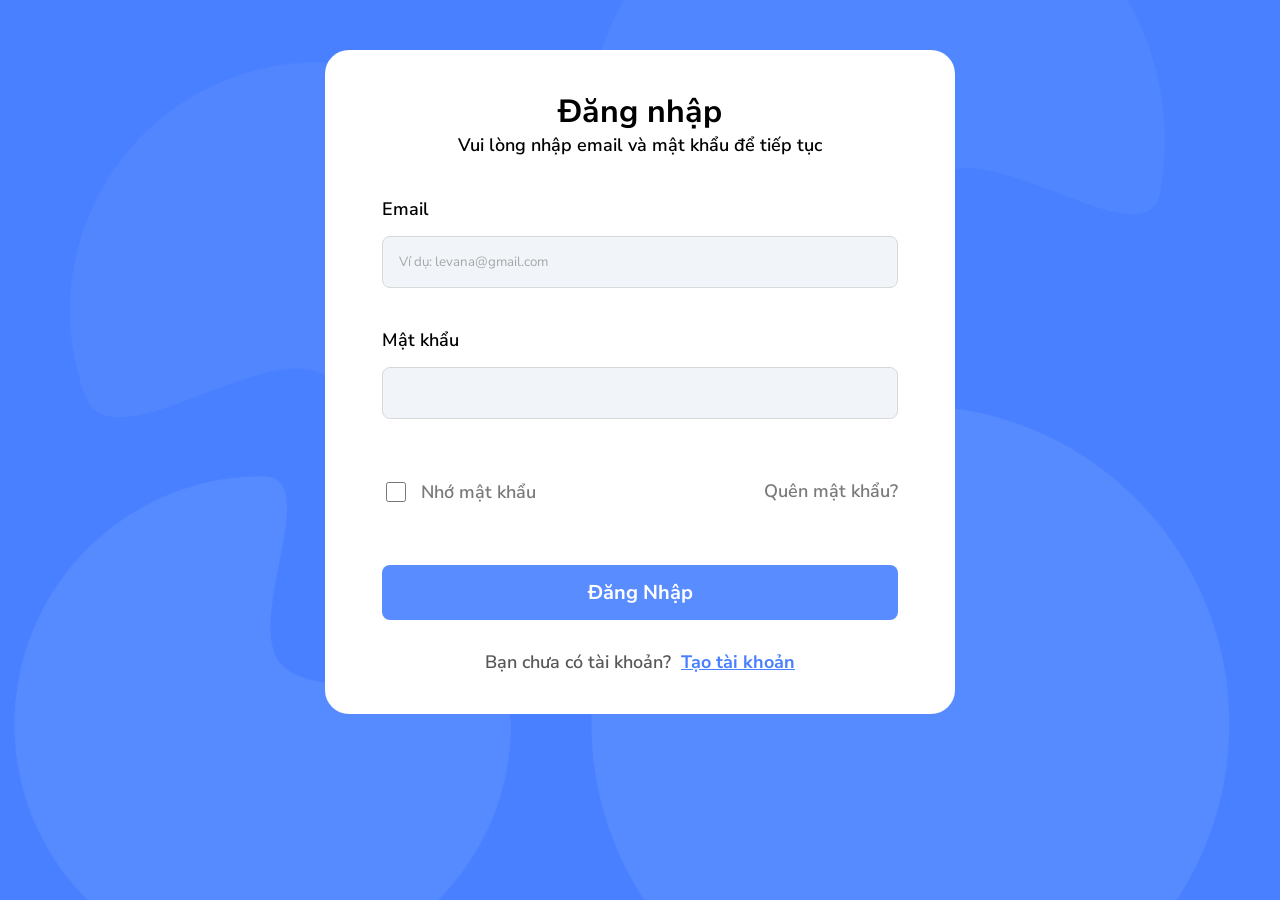
<file: frontend/admin/login.html>
<!DOCTYPE html>
<html> 
  <head>
    <meta charset="UTF-8">
    <meta name="viewport" content="width=device-width, initial-scale=1.0">
    <title>Đăng nhập</title>
    <link rel="stylesheet" href="../assets/admin/css/style.css">
  </head>
  <body> 
    <div class="page-account"> 
      <div class="form-account">
        <div class="inner-title"> 
          <h1 class="inner-head">Đăng nhập</h1><span class="inner-desc">Vui lòng nhập email và mật khẩu để tiếp tục</span>
        </div>
        <form class="inner-form" id="login-form">
          <div class="inner-group">
            <label class="inner-label" for="email">Email</label>
            <input class="inner-control" type="email" name="email" id="email" placeholder="Ví dụ: levana@gmail.com" autocomplete="email">
          </div>
          <div class="inner-group"> 
            <label class="inner-label" for="password">Mật khẩu</label>
            <input class="inner-control" type="password" name="password" id="password" autocomplete="current-password">
          </div>
          <div class="inner-meta">
            <div class="inner-confirm">
              <input class="inner-check" type="checkbox" name="" id="tick">
              <label class="inner-label" for="tick">Nhớ mật khẩu</label>
            </div>
            <div class="inner-forgot"><a href="#">Quên mật khẩu?</a></div>
          </div>
          <div class="inner-error" id="js-login-error" style="display:none; color:#dc2626; margin-bottom:12px;"></div>
          <div class="inner-login">
            <button class="inner-button" type="submit">Đăng Nhập</button>
          </div>
        </form>
        <div class="inner-creating"><span class="inner-desc">Bạn chưa có tài khoản?</span><a class="inner-account-create" href="#">Tạo tài khoản</a></div>
      </div>
    </div>
    <script src="https://code.jquery.com/jquery-3.7.1.min.js"></script>
    <script src="../assets/admin/js/utils/http.js"></script>
    <script src="../assets/admin/js/api/user.api.js"></script>
    <script src="../assets/admin/js/pages/login.js"></script>
  </body>
</html>
</file>
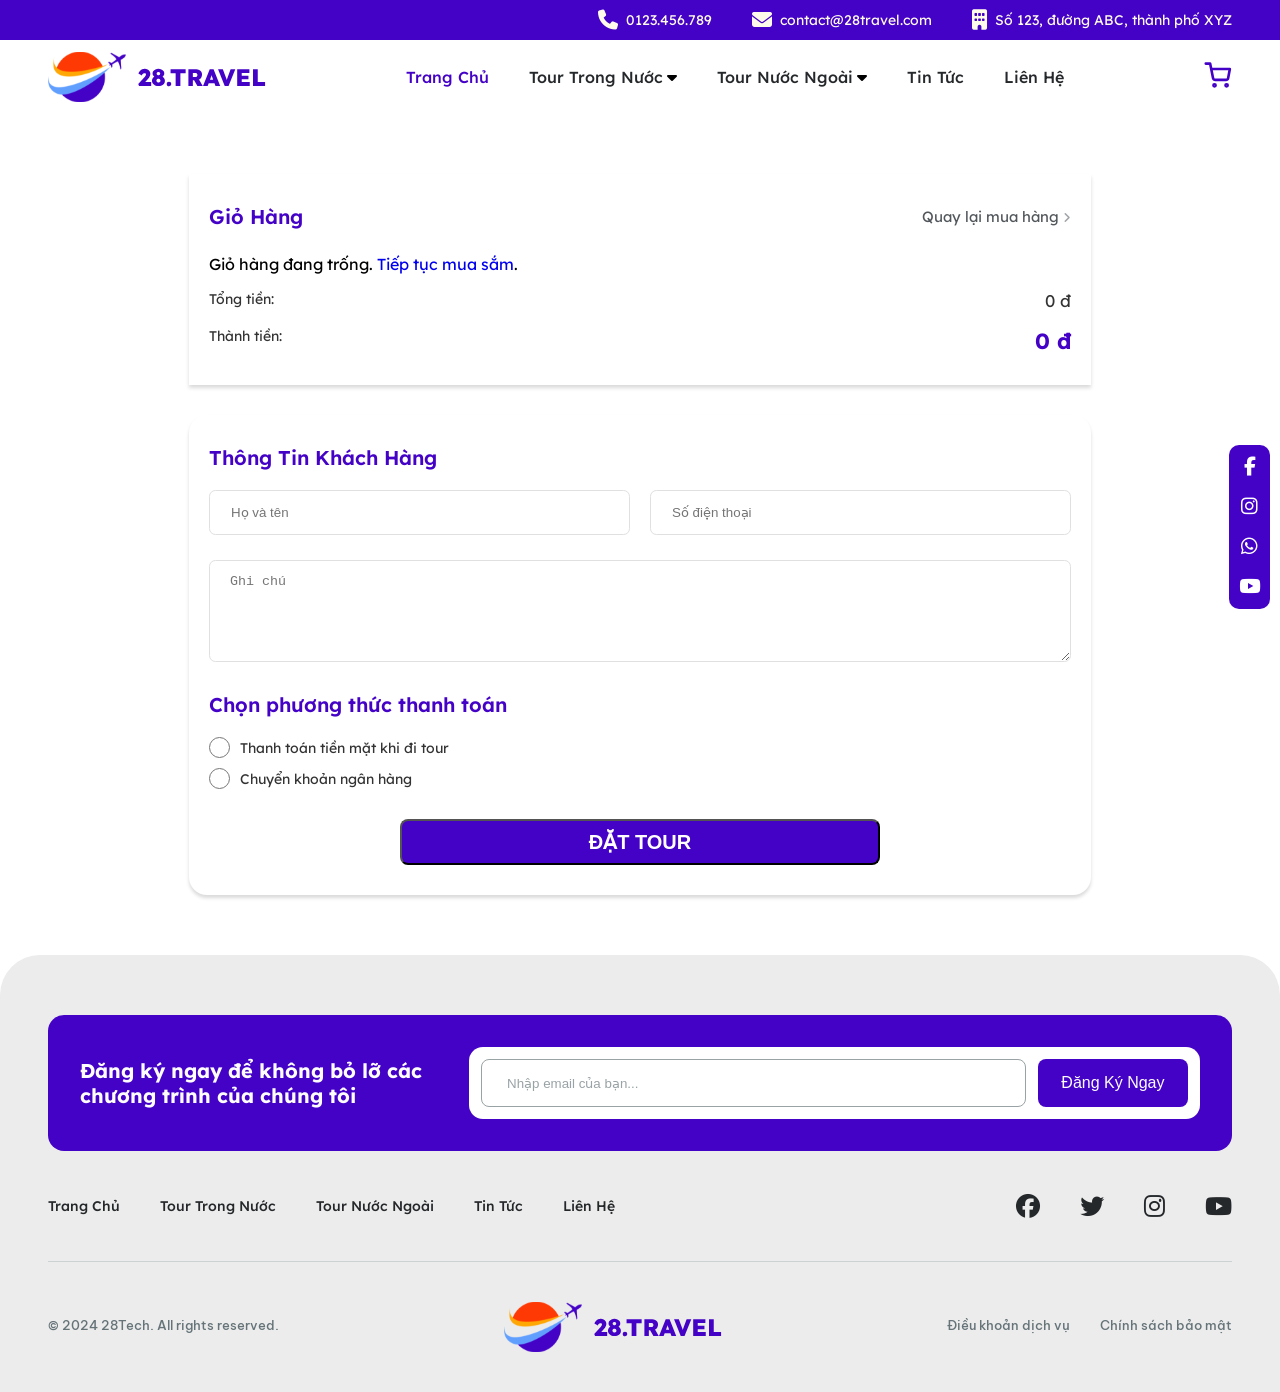
<file: frontend/client/cart.html>
<!DOCTYPE html>
<html lang="en">
<head>
    <meta charset="UTF-8">
    <meta name="viewport" content="width=device-width, initial-scale=1.0">
    <title>Giỏ hàng</title>
    <link rel="stylesheet" href="../assets/client/css/style-1.css">
    <link rel="stylesheet" href="https://cdnjs.cloudflare.com/ajax/libs/font-awesome/6.6.0/css/all.min.css">
</head>
<body>
     <!-- Top-header -->
     <div class = "top-header">
        <div class="container">
            <div class="inner-wrap">
                <a href="#" class="inner-item">
                    <i class="fa-solid fa-phone"></i>
                    0123.456.789
                </a>
                <a href="#" class="inner-item">
                    <i class="fa-solid fa-envelope"></i>
                    contact@28travel.com
                </a>
                <a href="#" class="inner-item">
                    <i class="fa-solid fa-building"></i>
                    Số 123, đường ABC, thành phố XYZ
                </a>
            </div>
        </div>
    </div>
    <!-- End of Top Header -->
    
     <!-- Header -->
    <div class="header">
        <div class="container">
            <div class="inner-wrap">
                <!-- Menu icon -->
                <div class="inner-menu-bars">
                    <i class="fa-solid fa-bars"></i>
                </div>
                <!-- Logo -->
                <div class="inner-logo">
                    <a href="project-1.html">
                        <img src="../assets/client/images/Logo.svg" alt="28.TRAVEL">
                    </a>
                </div>
                <!-- Menu -->
                <div class="inner-menu">
                    <ul>
                        <li>
                            <a href="index.html" class = "active"> Trang Chủ</a>
                        </li>
                        <li>
                            <a href="#">Tour Trong Nước</a>
                            <i class="fa-solid fa-caret-down"></i>
                            <ul>
                                <li><a href="#" class="active">Tour Miền Bắc</a></li>
                                <li><a href="#">Tour Miền Trung</a></li>
                                <li><a href="#">Tour Miền Nam</a></li>
                                <li><a href="#">Tour Xuyên Việt</a></li>
                            </ul>
                            
                        </li>
                        <li>
                            <a href="#">Tour Nước Ngoài</a>
                            <i class="fa-solid fa-caret-down"></i>
                            <ul>
                                <li><a href="#">Tour Châu Á</a></li>
                                <li><a href="#">Tour Châu Âu</a></li>
                                <li><a href="#">Tour Châu Mỹ</a></li>
                                <li><a href="#">Tour Châu Úc</a></li>
                            </ul>
                        </li>
                        <li>
                            <a href="#">Tin Tức</a>
                        </li>
                        <li>
                            <a href="#">Liên Hệ</a>
                        </li>
                    </ul>
                </div>
                <!-- Icon -->
                <div class="inner-cart">
                    <a href="#">
                        <img src="../assets/client/images/Cartsvg.svg">
                    </a>
                </div>
            </div>
        </div>
    </div>
    <!-- End of Header -->

    <!-- Cart -->
    <div class="section-11">
        <div class="container">
            <div class="inner-wrap">
                <div class="inner-top">
                    <div class="inner-title">Giỏ Hàng</div>
                    <div class="inner-back">
                        <a href="#">
                            Quay lại mua hàng
                            <i class="fa-solid fa-angle-right"></i>
                        </a>
                    </div>
                </div>
                <div class="inner-middle-1" id="js-cart-list">
                </div>
                <div class="inner-bottom">
                    <div class="inner-price">
                        <div class="inner-item">
                            <span>Tổng tiền:</span>
                            <span id="js-cart-subtotal">0 đ</span>
                        </div>
                        <div class="inner-item">
                            <span>Thành tiền:</span>
                            <span class="inner-highlight" id="js-cart-total">0 đ</span>
                        </div>
                    </div>
                </div>
            </div>
        </div>
    </div>
    <!-- End of Cart -->

    <!-- Guest Information -->
    <div class="section-12">
        <div class="container">
            <div class="inner-wrap">
                <form action="#" id="order-form">
                    <div class="guest-info">
                        <div class="inner-title">
                            Thông Tin Khách Hàng
                        </div>
                        <div class="inner-input-groups">
                            <div class="inner-input">
                                <input type="text" name="fullName" id="full-name-input" placeholder="Họ và tên">
                            </div>
                            <div class="inner-input">
                                <input type="text" name="phone" id="phone-input" placeholder="Số điện thoại">
                            </div>
                            <textarea name="note" id="textarea-input" placeholder="Ghi chú"></textarea>
                        </div>
                    </div>
                    <div class="payment">
                        <div class="inner-main-title">Chọn phương thức thanh toán</div>
                        <div class="inner-payment-item">
                            <div class="inner-item">
                                <input type="radio", name="method", id="cash" value="cash">
                                <label for="" class="inner-label">Thanh toán tiền mặt khi đi tour</label>
                            </div>
                            <div class="inner-item">
                                <input type="radio", name="method", id="bank" value="bank">
                                <label for="" class="inner-label">Chuyển khoản ngân hàng</label>
                            </div>
                        </div>
                        <div class="payment-info">
                            <div class="inner-title">Thông tin chuyển khoản</div>
                            <div class="inner-detail">
                                <span>Ngân hàng : Vietcombank</span>
                                <span>Tên tài khoản: Le Van A</span>
                                <span>STK: 0123456789</span>
                            </div>
                        </div>
                    </div>
                    <div class="inner-button">
                        <button type="submit" id="js-submit-booking">Đặt Tour</button>
                    </div>

                </form>
            </div>
        </div>
    </div>
    <!-- End of  Guest Information -->

    <!-- Footer -->
    <footer class="footer">
        <div class="container">
            <!-- Subscription -->
            <div class="inner-subscription">
                <div class="inner-desc">
                    Đăng ký ngay để không bỏ lỡ các chương trình của chúng tôi
                </div>
                <div class="inner-form">
                    <form action="#" class="inner-input-form" id="email-form">
                        <input class="inner-input" type="email" id="email-input" name="email" placeholder="Nhập email của bạn...">
                        <button class="inner-button">Đăng ký ngay</button>
                    </form>
                </div>
            </div>
            <!-- Contact -->
            <div class="inner-contact">
                <!-- Pages -->
                <div class="inner-pages"> 
                    <a href="#">Trang Chủ</a>
                    <a href="#">Tour Trong Nước</a>
                    <a href="#">Tour Nước Ngoài</a>
                    <a href="#">Tin Tức</a>
                    <a href="#">Liên Hệ</a>
                </div>
                <!-- Socials -->
                <div class="inner-socials">
                    <a href="#"><i class="fa-brands fa-facebook"></i></a>
                    <a href="#"><i class="fa-brands fa-twitter"></i></a>
                    <a href="#"><i class="fa-brands fa-instagram"></i></a>
                    <a href="#"><i class="fa-brands fa-youtube"></i></a>
                </div>
            </div>
            <!-- More Information -->
            <div class="inner-more-information">
                <div class="inner-copyright">
                    <a href="#">© 2024 28Tech. All rights reserved.</a>
                </div>
                <div class="inner-logo">
                    <a href="#">
                        <img src="../assets/client/images/Logo.svg" alt="">
                    </a>
                </div>
                <div class="inner-info">
                    <a href="#">Điều khoản dịch vụ</a>
                    <a href="#">Chính sách bảo mật</a>
                </div>
            </div>
        </div>
    </footer>
    <!-- End of footer -->

    <!-- Social navigateo -->
    <nav class="social-block">
        <div class="inner-wrap">
            <ul class="inner-list">
                <li class="inner-item">
                    <a href="#"><i class="fa-brands fa-facebook-f"></i></a>
                </li>
                <li class="inner-item">
                    <a href="#"><i class="fa-brands fa-instagram"></i></a>
                </li>
                <li class="inner-item">
                    <a href="#"><i class="fa-brands fa-whatsapp"></i></a>
                </li>
                <li class="inner-item">
                    <a href="#"><i class="fa-brands fa-youtube"></i></a>
                </li>
            </ul>
        </div>
    </nav>
    <!-- End of Social navigate -->

    <script src="https://code.jquery.com/jquery-3.7.1.min.js"></script>
    <script src="../assets/client/js/utils/format.js"></script>
    <script src="../assets/client/js/utils/http.js"></script>
    <script src="../assets/client/js/utils/cart.js"></script>
    <script src="../assets/client/js/api/tour.api.js"></script>
    <script src="../assets/client/js/api/booking.api.js"></script>
    <script src="../assets/client/js/pages/cart.js"></script>
    <script src="../assets/client/js/script.js"></script>
</body>
</html>
</file>
<file: frontend/assets/admin/css/style.css>
@import url('https://fonts.googleapis.com/css2?family=Nunito+Sans:ital,opsz,wght@0,6..12,200..1000;1,6..12,200..1000&display=swap');

:root{
    --text-color: #202224;
    --primary-color: #4880FF;
}

*{
    font-family: "Nunito Sans", serif;
    box-sizing: border-box;
}

body{
    margin: 0;
}

a{
    text-decoration: none;
}
/* Form-account */
.page-account{
    background-image: url("../images/main-background.png");
    min-height: 100vh;
    background-position: center;
    background-repeat: no-repeat;
    background-size: cover;
    padding-top: 50px;
    padding-bottom: 40px;    
}

.form-account{
    background-color: white;
    width: 630px;
    margin-left: auto;
    margin-right: auto;
    border-radius: 24px;
    padding: 40px 57px;
}

.form-account .inner-title{
    text-align: center;
}

.form-account .inner-title h1{
    margin: 0;
    font-size: 32px;
    font-weight: 700;
}

.form-account .inner-title .inner-desc{
    font-size: 18px;
    font-weight: 600;
    margin-top: 15px;
    margin-bottom: 0;
}

.form-account .inner-form{
    display: flex;
    flex-direction: column;
    gap: 40px;
    margin-top: 40px;
    margin-bottom: 0;
}

.form-account .inner-form .inner-group{
    display: flex;
    flex-direction: column;
    gap: 15px;
    position: relative;
}

.form-account .inner-form .inner-group .inner-label{
    font-size: 18px;
    font-weight: 600;
}

.form-account .inner-form .inner-group .inner-control{
    padding: 16px;
    border: 1px solid #D8D8D8;
    border-radius: 8px;
    background-color: #F1F4F9;
    outline: none;
}

.form-account .inner-form .inner-group .inner-control::placeholder {
    color: #A6A6A6;
}

.form-account .inner-form .inner-group .just-validate-error-label{
    position: absolute;
    top: 104%;
    left: 0;
    font-size: 12px;
}

.form-account .inner-form .inner-group .inner-control.just-validate-error-field {
    border-color: red;
}

.form-account .inner-form .inner-group .inner-control.just-validate-success-field {
    border-color: green;
}

.form-account .inner-meta{
    display: flex;
    justify-content: space-between;
    margin-top: 20px;
    margin-bottom: 20px;
}

.form-account .inner-meta .inner-confirm{
    display: inline-flex;
    align-items: center;
    gap: 12px;
}

.form-account .inner-meta .inner-confirm .inner-check{
    width: 20px;
    height: 20px;
}

.form-account .inner-meta .inner-confirm .inner-label{
    color: #202224;
    font-size: 18px;
    font-weight: 600;
    opacity: 0.6;
    cursor: pointer;
}

.form-account .inner-meta .inner-forgot a{
    color: #202224;
    font-size: 18px;
    font-weight: 600;
    opacity: 0.6; 
}

.form-account .inner-meta .inner-forgot a:hover{
    color: var(--primary-color);
    opacity: 1;
}

.form-account .inner-login{
    margin-bottom: 0;
}

.form-account .inner-login .inner-button{
    width: 100%;
    padding: 14px;
    font-size: 20px;
    font-weight: 700;
    color: white;
    background-color: var(--primary-color);
    border-radius: 8px;
    border: none;
    cursor: pointer;
    opacity: 0.9;
}

.form-account .inner-login .inner-button:hover{
    opacity: 1;
}

.form-account .inner-creating{
    margin-top: 30px;
    margin-bottom: 0;
    display: flex;
    justify-content: center;
    gap: 10px;
}

.form-account .inner-creating .inner-desc{
    font-size: 18px;
    font-weight: 600;
    opacity: 0.65;
}

.form-account .inner-creating .inner-account-create{
    text-decoration: underline;
    font-size: 18px;
    font-weight: 700;
    color: var(--primary-color);
}

@media (max-width: 575.98px){
    .form-account{
        width: 95%;
        padding: 30px 40px;
    }
}
/* End of Form-account */

/* Header */
.header{
    background-color: #FFFFFF;
    border-bottom: 1px solid #E0E0E0;
    position: fixed;
    top: 0;
    left: 0;
    height: 70px;
    width: 100%;
    z-index: 999;
    display: flex;
}

.header .inner-logo{
    width: 240px;
    text-align: center;
    font-size: 24px;
    font-weight: 800;
    margin: 18px 0;
}

.header .inner-logo .inner-number{
    color: var(--primary-color);
}

.header .inner-logo .inner-text{
    color: var(--text-color);
}

.header .inner-wrap{
    flex: 1;
    display: flex;
    justify-content: flex-end;
    align-items: center;
    margin-right: 30px;
    gap: 40px;
}

.header .inner-wrap .inner-notify{
    position: relative;
    cursor: pointer;
}
.header .inner-wrap .inner-notify img{
    width: 24px;
    height: auto;
}

.header .inner-wrap .inner-notify span{
    min-width: 16px;
    height: 16px;
    background-color: #F93C65;
    border-radius: 50%;
    padding: 0 4px;
    color: #FFFFFF;
    font-size: 12px;
    font-weight: 700;
    position: absolute;
    top: -5px;
    left: 13px;
}

.header .inner-wrap .inner-account{
    display: flex;
    align-items: center;
    gap: 10px;
}

.header .inner-wrap .inner-account .inner-avt img{
    width: 44px;
    height: auto;
}

.header .inner-wrap .inner-account .inner-text .inner-name{
    font-size: 14px;
    font-weight: 700;
}

.header .inner-wrap .inner-account .inner-text .inner-role{
    font-size: 12px;
    font-weight: 600;
}

header .inner-button-menu{
    display: none;
}

@media (max-width: 991.98px){
    .header .inner-button-menu{
        display: inline-block;
        border: none;
        padding: 0;
        background-color: transparent;
        font-size: 24px;
        color: var(--text-color);
        cursor: pointer;
    }
}

@media (max-width: 575.98px){
    .header .inner-logo{
        width: auto;
        margin-left: 15px;
    }

    .header .inner-wrap {
        gap: 15px;
        margin-right: 15px;
      }
    
}
/* End of Header */

/* Sider */
.sider{
    background-color: #FFFFFF;
    border-right: 1px solid #E0E0E0;
    position: fixed;
    top: 70px;
    left: 0;
    width: 240px;
    height: calc(100vh - 70px);
    overflow-y: auto;
}

.sider::-webkit-scrollbar {
	width: 3px;
}

.sider::-webkit-scrollbar-thumb {
	background-color: #ddd;
}

.sider .inner-menu{
    margin: 11px 0;
    padding: 0;
    list-style-type: none;
}

.sider .inner-menu:first-child{
    border-bottom: 0.6px solid #E0E0E0;
}

.sider .inner-menu .inner-item a{
    color: #202224;
    display: flex;
    align-items: center;
    gap: 13px;
    font-size: 14px;
    font-weight: 600;
    margin-left: 24px;
    margin-right: 10px;
    padding: 12px 16px;
    border-radius: 8px;
    position: relative;
}
.sider .inner-menu .inner-item a i{
    width: 16px;
    height: 16px;
}
.sider .inner-menu .inner-item a.active{
    background-color: var(--primary-color);
    color: #FFFFFF;
}

.sider .inner-menu .inner-item a.active::before{
    content: "";
    display: block;
    position: absolute;
    left: -24px ;
    background-color: var(--primary-color);
    width: 4.5px;
    height: 100%;
    border-top-right-radius: 4px;
    border-bottom-right-radius: 4px;
}

.sider .inner-menu .inner-item a.inner-logout{
    color: #F93C65;
}

@media (max-width: 991.98px){
    .sider{
        display: block;
        position: fixed;
        top: 0;
        left: -100%;
        height: 100%;
        width: 280px;
        z-index: 10000;
        transition: all 0.3s;
    }

    .sider.active{
        left: 0;
    }

    .sider-overlay.active{
        display: block;
        position: fixed;
        top: 0;
        left: 0;
        height: 100%;
        width: 100%;
        z-index: 9999;
        background-color: #00000070;
    }
}
/* End of Sider */

/* Box title */
.box-title{
    font-size: 32px;
    font-weight: 700;
    color: var(--text-color);
    margin-bottom: 0;
}
/* End of Box title */

/* Main */
.main{
    background-color: #F5F6FA;
    position: absolute;
    top: 70px;
    left: 240px;
    width: calc(100% - 240px);
    min-height: calc(100vh - 70px);
    padding: 30px;
}

@media (max-width: 991.98px){
    .main{
        left: 0;
        width: 100%;     
    }
}
/* End of Main */

/* Section-1 */
.section-1{
    display: grid;
    grid-template-columns: repeat(2, 1fr);
    gap: 30px;
    margin-top: 30px;
    margin-bottom: 0;
}

.section-1 .inner-item{
    padding: 28px;
    background-color: #fff;
    border-radius: 14px;
    display: flex;
    gap: 20px;
    justify-content: center;
    align-items: center;
}

.section-1 .inner-item .inner-icon img{
    width: 60px;
    height: auto;
}

.section-1 .inner-item .inner-content .inner-title{
    font-size: 16px;
    font-weight: 600;
    color: var(--text-color);
}

.section-1 .inner-item .inner-content .inner-number{
    font-size: 28px;
    font-weight: 700;
    color: var(--text-color)
} 

@media (max-width: 767.98px){
    .section-1{
        grid-template-columns: 1fr;
    }
}
/* End of Section-1

/* Section 2 */
.section-2{
    margin-top: 30px;
    margin-bottom: 0;
    height: 397px;
    width: 100%;
    background-color: #fff;
    border-radius: 14px;
    padding: 32px 36px;
    box-shadow: 6px 6px 54px 0px #0000000D;

}

.section-2 .inner-head{
    display: flex;
    flex-wrap: wrap;
    gap: 10px;
    justify-content: space-between;
    align-items: center;
    margin-bottom: 36px;
}

.section-2 .inner-head .inner-title{
    font-size: 24px;
    font-weight: 700;
}

.section-2 .inner-head .inner-time input{
    border: 0.6px solid #D5D5D5;
    height: 28px;
    padding: 4px 16px;
    border-radius: 4px;
    color: var(--text-color);
    font-size: 12px;
    font-weight: 600;
}

.section-2 .inner-chart {
    height: 273px;
}
.section-2 .inner-chart canvas{
    width: 100% !important;
    height: 100% !important;
}
/* End of Section 2 */


/* Table 1 */
.table-1{
    overflow-x: auto;
}

.table-1 table{
    width: 100%;
    border-collapse: collapse;
    min-width: 1076px;
}

.table-1 table thead th{
    background-color: #F1F4F9;
    padding: 14px 23px;
    text-align: left;
    font-size: 14px;
    font-weight: 700;
    color: var(--text-color);
}

.table-1 table thead th:first-child{
    border-radius: 12px 0 0 12px;
}

.table-1 table thead th:last-child{
    border-radius: 0 12px 12px 0;
}

.table-1 table .inner-right{
    text-align: right;
}

.table-1 table tbody tr td{
    border-bottom: 0.1px solid #979797;
    padding: 10px 12px;
    font-size: 14px;
    font-weight: 600;
    color: var(--text-color);
}

.table-1 tbody td .inner-code{
    font-weight: 700;
    color: var(--primary-color);
}

.table-1 tbody td .inner-list{
    display: flex;
    flex-direction: column;
    gap: 10px;
}

.table-1 tbody td .inner-list .inner-item{
    display: flex;
    gap: 10px;
}

.table-1 tbody td .inner-list .inner-item .inner-image{
    height: 76px;
    width: 76px;
    border-radius: 6px;
    overflow: hidden;
}

.table-1 tbody td .inner-list .inner-item .inner-image img{
    height: 100%;
    width: 100%;
    object-fit: cover;
}

.table-1 tbody td .inner-list .inner-item .inner-content{
    flex: 1;
}

.table-1 tbody td .inner-list .inner-item .inner-content .inner-name{
    font-size: 14px;
    font-weight: 600;
    color: var(--text-color);
}

.table-1 tbody td .inner-list .inner-item .inner-content .inner-quantity{
    font-size: 12px;
    font-weight: 600;
    color: var(--text-color);
    margin-top: 3px;
}

.table-1 table tbody tr td .inner-buttons{
    display: inline-flex;
    background-color: #FAFBFD;
    border: 0.6px solid #D5D5D5;
    border-radius: 8px;
}
.table-1 table tbody tr td .inner-buttons button,
.table-1 table tbody tr td .inner-buttons a{
    padding: 8.5px 16.5px;
    outline: none;
    border: none;
    background-color: transparent;
    cursor: pointer;
    font-size: 15px;
}

.table-1 table tbody tr td .inner-buttons button:first-child,
.table-1 table tbody tr td .inner-buttons a:first-child{
    border-right: 0.6px solid #D5D5D5;
}

.table-1 table tbody tr td .inner-buttons .inner-edit{
    color: #000000;
    opacity: 0.6;
}

.table-1 table tbody tr td .inner-buttons .inner-delete{
    color: #EF3826
}
/* End of Table 1 */

/* Badges */
.badge{
    border-radius: 4.5px;
    padding: 6px 22px;
    text-align: center;
    display: inline-block;
    font-weight: 700;
    font-size: 12px;
 
}

.badge-orange {
    background-color: rgba(255, 168, 87, 0.2);
    color: #FFA756;
}
  
.badge-green {
    background-color: rgba(0, 182, 155, 0.2);
    color: #00B69B;
}

.badge-red {
    background-color: rgba(239, 55, 38, 0.2);
    color: #EF3826;
}
/* End of Badges */

/* Section 3 */
.section-3{
    margin-top: 30px;
    margin-bottom: 0;
    border-radius: 14px;
    padding: 32px;
    background-color: #fff;
}

.section-3 .inner-title{
    font-size: 24px;
    font-weight: 700;
    margin-top: 0;
    margin-bottom: 30px;
    color: var(--text-color);
}
/* End of Section 3 */

/* Section 4 */
.section-4{
    margin-top: 30px;
}

.section-4 .inner-wrap{
    display: inline-flex;
    flex-wrap: wrap;
    border: 0.2px solid #979797;
    border-radius: 14px;
    overflow: hidden;
}

.section-4 .inner-wrap .inner-item{
    padding: 23.75px 24px;
    background-color: #fff;
}

.section-4 .inner-wrap .inner-item{
    border-right: none;
    display: inline-flex;
    align-items: center;
    gap: 12px;
    font-size: 14px;
    font-weight: 700;
    border-right: 0.2px solid #979797;
}

.section-4 .inner-wrap .inner-item:first-child{
    cursor: pointer;
}

.section-4 .inner-wrap .inner-item:last-child{
    border-right: none;
    cursor: pointer;
}

.section-4 .inner-wrap .inner-item:first-child i{
    font-size: 22px;
}

.section-4 .inner-wrap .inner-item select,
.section-4 .inner-wrap .inner-item input[type="date"]{
    border: none;
    outline: none;
    font-size: 14px;
    font-weight: 700;
}

.section-4 .inner-wrap .inner-item input[type="date"]{
    width: 105px;
}

.section-4 .inner-wrap .inner-item.active{
    color: #EA0234;
}
@media (max-width: 991.98px){
    .section-4 .inner-wrap .inner-item{
        padding: 10px 14px;
    }
}

@media (max-width: 575.98px) {
    .section-4 .inner-wrap {
        border: none;
    }
}
/* End of Section 4 */

/* Section 5 */
.section-5{
    margin-top: 30px;
}

.section-5 .inner-wrap{
    display: inline-flex;
    flex-wrap: wrap;
    gap: 20px;
}

.section-5 .inner-wrap .inner-change-status{
    display: flex;
    border: 0.6px solid #D5D5D5;
    border-radius: 14px;
    background-color: #fff;
}

.section-5 .inner-wrap .inner-change-status .inner-item{
    padding: 23.75px 24px;
}

.section-5 .inner-wrap .inner-change-status .inner-item:first-child{
    border-right: 0.6px solid #D5D5D5;
}
.section-5 .inner-wrap .inner-change-status .inner-item select{
    border: none;
    outline: none;
    font-size: 14px;
    font-weight: 700;
    text-align: center;
}

.section-5 .inner-wrap .inner-change-status .inner-item button{
    border: none;
    background-color: transparent;
    font-size: 14px;
    font-weight: 700;
    color: #EA0234;
    cursor: pointer;
}

.section-5 .inner-wrap .inner-search{
    padding: 23.75px 24px;
    border-radius: 14px;
    background-color: white;
    width: 360px;
    display: flex;
    gap: 15px;
}

.section-5 .inner-wrap .inner-search i{
    font-size: 20px;
    opacity: 0.5;
}

.section-5 .inner-wrap .inner-search input{
    flex: 1;
    border: none;
    outline: none;
    font-size: 14px;
    font-weight: 700;
}

.section-5 .inner-wrap .inner-search input::placeholder{
    color: #979797;
}

.section-5 .inner-wrap .inner-creating button{
    padding: 25px 40px;
    border: none;
    background-color: var(--primary-color);
    border-radius: 14px;
    opacity: 0.9;
    color: #fff;
    font-size: 14px;
    font-weight: 700;
    cursor: pointer;
}

.section-5 .inner-wrap .inner-deleting button{
    padding: 25px 30px;
    background-color: #EF382633;
    opacity: 0.9;
    border: none;
    border-radius: 14px;
    font-size: 14px;
    font-weight: 700;
    color: #EF3826;
    cursor: pointer;
}
@media (max-width: 991.98px) {
    .section-5 .inner-wrap .inner-change-status .inner-item{
        padding: 10px 14px;
    }
}

@media (max-width: 757.98px) {
    .section-5 .inner-wrap .inner-search {
        width: 100%;
        padding: 10px 14px;
    }

    .section-5 .inner-wrap .inner-creating button,
    .section-5 .inner-wrap .inner-deleting button{
        padding: 10px 14px;
    }
}
/* End of Section 5 */


/* Table 2 */
.table-2{
    overflow-x: auto;
}
.table-2 table{
    border: 0.3px solid #B9B9B9;
    background-color: #fff;
    border-radius: 14px;
    width: 100%;
    overflow: hidden;
}

.table-2 table thead tr th{
    border-bottom: 0.6px solid #D5D5D5;
    border-collapse: collapse;
    padding: 14px;
    background-color: #FCFDFD;
    font-size: 14px;
    font-weight: 800;
    color: var(--text-color);
    text-align: left;
}

.table-2 table .inner-center{
    text-align: center;
}

.table-2 table .inner-check{
    width: 15px;
    height: 15px;
}

.table-2 table tbody tr td{
    border-bottom: 0.6px solid #D5D5D5;
    padding: 8px 14px;
    font-size: 14px;
    font-weight: 600;
    color: var(--text-color);
}

.table-2 table tbody tr td .inner-avt{
    width: 60px;
    height: 60px;
    object-fit: cover;
    border-radius: 6px;
}

.table-2 table tbody tr td .inner-time{
    font-size: 12px;
}

.table-2 table tbody tr td .inner-buttons{
    display: inline-flex;
    background-color: #FAFBFD;
    border: 0.6px solid #D5D5D5;
    border-radius: 8px;
}
.table-2 table tbody tr td .inner-buttons button{
    padding: 8.5px 16.5px;
    outline: none;
    border: none;
    background-color: transparent;
    cursor: pointer;
    font-size: 15px;
}

.table-2 table tbody tr td .inner-buttons button:first-child{
    border-right: 0.6px solid #D5D5D5;
}

.table-2 table tbody tr td .inner-buttons .inner-edit{
    color: #000000;
    opacity: 0.6;
}

.table-2 table tbody tr td .inner-buttons .inner-delete{
    color: #EF3826
}
/* End of Table 2 */

/* Section 6 */
.section-6{
    margin-top: 30px;
}
/* End of Section 6 */

/* Section 7 */
.section-7{
    margin-top: 30px;
    display: inline-flex;
    align-items: center;
    gap: 20px;
}

.section-7 .inner-label{
    font-size: 14px;
    font-weight: 600;
    color: var(--text-color);
    opacity: 0.6;
}

.section-7 .inner-pagination{
    outline: none;
    padding: 6px 14px;
    border: 0.6px solid #D5D5D5;
    border-radius: 8px;
    background-color: #FAFBFD;
    color: var(--text-color);
    font-size: 14px;
    font-weight: 600;
    opacity: 0.6;
}
/* End of Section 7 */

/* Tour schedule */
.tour-schedule .inner-schedule-list{
    display: flex;
    flex-direction: column;
    gap: 10px;
}

.tour-schedule .inner-schedule-list .inner-schedule-item{
    border: 0.6px solid #D5D5D5;
    background-color: #fff;
    padding: 20px;
}

.tour-schedule .inner-schedule-list .inner-schedule-item .inner-schedule-head{
    display: flex;
    text-align: center;
    gap: 15px;
}

.tour-schedule .inner-schedule-list .inner-schedule-item .inner-schedule-head .inner-schedule-button{
    width: 52px;
    height: 52px;
    display: inline-flex;
    align-items: center;
    justify-content: center;
    font-size: 17px;
    background-color: #F5F6FA;
    color: #A6A6A6;
    border: 0.6px solid #D5D5D5;
    border-radius: 4px;
    cursor: pointer;
}

.tour-schedule .inner-schedule-list .inner-schedule-item .inner-schedule-head .inner-schedule-button.inner-remove i{
    color: #EF3826;
}

.tour-schedule .inner-schedule-list .inner-schedule-item .inner-schedule-head .inner-input{
    flex: 1;
}

.tour-schedule .inner-schedule-list .inner-schedule-item .inner-schedule-body{
    margin-top: 15px;
}

.tour-schedule .inner-schedule-list .inner-schedule-item.close .inner-schedule-body{
   display: none;
}

.tour-schedule .inner-schedule-list .inner-schedule-item .inner-schedule-body textarea{
    height: 300px;
}

.tour-schedule .inner-schedule-creating{
    margin-top: 30px;
    background-color: #D5D5D5;
    border: none;
    padding: 10px 20px;
    cursor: pointer;
    font-size: 14px;
    font-weight: 700;
    width: 160px;
}

@media (max-width: 575.98px) {
    .tour-schedule .inner-schedule-list .inner-schedule-item .inner-schedule-head{
        flex-wrap: wrap;
    }
  
    .tour-schedule .inner-schedule-list .inner-schedule-item .inner-schedule-head .inner-input{
        flex: none;
        width: 100%;
        order: 1;
    }
  }
  
/* End of Tour schedule */

/* Section 8 */
.section-8{
    margin-top: 30px;
    border: 0.3px solid #B9B9B9;
    background-color: #fff;
    border-radius: 14px;
    padding: 50px;
}

.section-8 form{
    display: grid;
    grid-template-columns: 1fr 1fr;
    gap: 33px;
}

.section-8 form .inner-two-cols{
    grid-column: span 2;
}

.section-8 form .inner-group{
    display: flex;
    flex-direction: column;
    gap: 11px;
    position: relative;
}

.section-8 form .inner-group .just-validate-error-label{
    position: absolute;
    top: 104%;
    left: 0;
    font-size: 12px;
}

.section-8 form .inner-group .just-validate-error-field {
    border-color: red;
}

.section-8 form .inner-group .just-validate-success-field {
    border-color: green;
}

.section-8 form .inner-group .inner-label{
    font-size: 14px;
    font-weight: 600;
    color: #606060;
}


.section-8 form .inner-group input,
.section-8 form .inner-group select,
.section-8 form .inner-group textarea{
    height: 52px;
    width: 100%;
    border: 0.6px solid #D5D5D5;
    border-radius: 4px;
    background-color: #F5F6FA;
    outline: none;
    padding: 0 22px;
    font-size: 14px;
    font-weight: 500;
    color: var(--text-color);
}

.section-8 form .inner-group input[type="file"]{
    border: none;
}

.section-8 form .inner-group .inner-upload-image{
    width: 150px;
    height: 150px;
}

.section-8 .inner-group .inner-upload-image .filepond--root{
    width: 100% !important;
    height: 100% !important;
    margin-bottom: 0;
}

.section-8 .inner-group .inner-upload-image .filepond--root .filepond--drop-label{
    min-height: 100%;
    cursor: pointer;
}

.section-8 .inner-group .inner-upload-image .filepond--root .filepond--drop-label label{
    font-size: 50px;
    font-weight: 500;
    cursor: pointer;

}

.section-8 .inner-group .inner-upload-image .filepond--panel-root{
    border: 0.6px solid #D5D5D5;
    background-color: #F5F6FA;
}

.section-8 .inner-group .inner-upload-image .filepond--action-remove-item{
    background: #F93C65;
    width: 22px;
    height: 22px;
    top: 0;
    left: calc(50% - 11px);
    cursor: pointer;

}

.section-8 .filepond--credits{
    display: none;
}

.section-8 form .inner-group textarea{
    height: 160px;
    padding: 18px 22px;
}

.section-8 form .inner-group .inner-input-list{
    display: flex;
    flex-direction: column;
    gap: 10px;
}
  
.section-8 form .inner-group .inner-input-list .inner-input-item{
    display: flex;
    align-items: center;
    gap: 20px;
}

.section-8 form .inner-group .inner-input-list .inner-input-item label{
    width: 90px;
}

.section-8 form .inner-group .inner-input-item input{
    flex: 1;
}

.section-8 form .inner-group .inner-checkbox-list{
    background-color: #F5F6FA;
    padding: 14px 23px;
    border: 0.6px solid #D5D5D5;
    border-radius: 4px;
    min-height: 176px;
}

.section-8 form .inner-group .inner-checkbox-list .inner-checkbox-item{
    display: flex;
    align-items: center;
    gap: 14px;
}

.section-8 form .inner-group .inner-checkbox-list .inner-checkbox-item input{
    width: 20px;
    height: 20px;
}

.section-8 form .inner-group .inner-checkbox-list .inner-checkbox-item label{
    font-size: 14px;
    font-weight: 500;
}

.section-8 form .inner-button{
    text-align: center;
}

.section-8 form .inner-button button{
    background-color: var(--primary-color);
    border: none;
    border-radius: 12px;
    font-size: 18px;
    font-weight: 700;
    color: #fff;
    padding: 16px 98px;
    cursor: pointer;
    opacity: 0.9;
}

.section-8 form .inner-button button:hover{
    opacity: 1;
}

.section-8 .inner-back{
    margin-top: 30px;
    text-align: center;
}

.section-8 .inner-back a{
    text-decoration: underline;
    font-size: 18px;
    font-weight: 700;
    color: var(--primary-color)
}

@media (max-width: 767.98px){
    .section-8{
        padding: 20px;
    }

    .section-8 form{
        grid-template-columns: 1fr;
    }
    
    .section-8 form .inner-two-cols{
        grid-column: span 1;
    }
}
/* End of Section 8 */

/* Section 9 */
.section-9{
    margin-top: 30px;
    border: 0.3px solid #B9B9B9;
    border-radius: 14px;
    background-color: #FFFFFF;
    padding: 50px;
}

.section-9 form{
    display: grid;
    grid-template-columns: repeat(2, 1fr);
    gap: 30px;
}

.section-9 form .inner-two-cols{
    grid-column: span 2;
}

.section-9 form .inner-group{
    display: flex;
    flex-direction: column;
    gap: 11px;
}

.section-9 form .inner-group{
    display: flex;
    flex-direction: column;
    gap: 11px;
}

.section-9 form .inner-group .inner-label{
    font-size: 14px;
    font-weight: 600;
    color: #606060;
}

.section-9 form .inner-group input,
.section-9 form .inner-group select,
.section-9 form .inner-group textarea{
    height: 52px;
    width: 100%;
    border: 0.6px solid #D5D5D5;
    border-radius: 4px;
    background-color: #F5F6FA;
    outline: none;
    padding: 0 22px;
    font-size: 14px;
    font-weight: 500;
    color: var(--text-color);
}

.section-9 form .inner-group textarea{
    height: 160px;
    padding: 18px 22px;
}

.section-9 form .inner-button{
    text-align: center;
}

.section-9 form .inner-button button{
    background-color: var(--primary-color);
    border: none;
    border-radius: 12px;
    font-size: 18px;
    font-weight: 700;
    color: #fff;
    padding: 16px 98px;
    cursor: pointer;
    opacity: 0.9;
}

.section-9 form .inner-button button:hover{
    opacity: 1;
}

.section-9 form .inner-item-list{
    display: flex;
    flex-direction: column;
    gap: 10px;
}

.section-9 form .inner-item-list .inner-item{
    display: flex;
    align-items: center;
    gap: 12px;
}

.section-9 form .inner-item-list .inner-item .inner-image{
    height: 115px;
    width: 115px;
    overflow: hidden;
}

.section-9 form .inner-item-list .inner-item .inner-image img{
    width: 100%;
    height: 100%;
    object-fit: cover;
}

.section-9 form .inner-item-list .inner-item .inner-desc .inner-item-title{
    font-size: 14px;
    font-weight: 600;
    color: var(--text-color);
}

.section-9 form .inner-item-list .inner-item .inner-desc .inner-item-text{
    font-size: 12px;
    font-weight: 600;
    color: var(--text-color);
}

.section-9 form .inner-group .inner-total div{
    font-size: 14px;
    font-weight: 700;
}

.section-9 form .inner-group .inner-total div .inner-number{
    color: #EF3826;
}

.section-9 .inner-back{
    margin-top: 30px;
    text-align: center;
}

.section-9 .inner-back a{
    text-decoration: underline;
    font-size: 18px;
    font-weight: 700;
    color: var(--primary-color)
}

.section-9 form .inner-group .just-validate-error-label{
    font-size: 12px;
}

.section-9 form .inner-group input.just-validate-error-field {
    border-color: red;
}

.section-9 form .inner-group input.just-validate-success-field {
    border-color: green;
}

@media (max-width: 767.98px){
    .section-9{
        padding: 20px;
    }

    .section-9 form{
        grid-template-columns: 1fr;
    }
    
    .section-9 form .inner-two-cols{
        grid-column: span 1;
    }
}
/* End of Section 9 */

/* Section 10 */
.section-10{
    margin-top: 30px;
}

.section-10 .inner-wrap{
    display: grid;
    grid-template-columns: repeat(3, 1fr);
    gap: 30px;
}

.section-10 .inner-wrap .inner-item{
    padding: 25px;
    background-color: #fff;
    border-radius: 14px;
    display: flex;
    align-items: center;
    gap: 20px;
}

.section-10 .inner-wrap .inner-item .inner-icon {
    width: 70px;
    height: 70px;
    background-color: #E7EDFF;
    border-radius: 50%;
    display: flex;
    align-items: center;
    justify-content: center;
}

.section-10 .inner-wrap .inner-item .inner-icon i{
    font-size: 25px;
    color: #396AFF;
}

.section-10 .inner-wrap .inner-item .inner-title{
    color: var(--text-color);
    font-size: 18px;
    font-weight: 700;
    max-width: calc(100% - 140px);
}

@media (max-width: 1190.98px){
    .section-10 .inner-wrap{
        grid-template-columns: 1fr 1fr;
    }
}

@media (max-width: 767.98px){
    .section-10 .inner-wrap{
        grid-template-columns: 1fr;
        gap: 20px;
    }
}
/* End of Section 10 */

/* Section 11 */
.section-11 .inner-wrap{
    padding: 80px;
    background-color: #fff;
    border: 0.3px solid #B9B9B9;
    border-radius: 14px;
    text-align: center;
}

.section-11 .inner-wrap .inner-image img{
    width: 390px;
    height: auto;
    margin-bottom: 60px;

}

.section-11 .inner-wrap .inner-text{
    margin-top: 30px;
    font-size: 32px;
    font-weight: 700;
}

.section-11 .inner-wrap .inner-button{
    margin-top: 30px;
}

.section-11 .inner-wrap .inner-button button{
    height: 56px;
    padding: 0 103px;
    font-size: 20px;
    font-weight: 700;
    color: #fff;
    background-color: var(--primary-color);
    outline: none;
    border: none;
    border-radius: 8px;
    cursor: pointer;
    opacity: 0.9; 
}

.section-11 .inner-wrap .inner-button button:hover{
    opacity: 1;
}

@media (max-width: 767.98px){
    .section-11 .inner-wrap .inner-text{
        font-size: 25px;
    }

    .section-11 .inner-wrap .inner-image{
        width: 60%;
        margin-bottom: 30px;
    }

    .section-11 .inner-wrap .inner-button button{
        font-size: 16px;
    }
}

@media (max-width: 575.98px){
    .section-11 .inner-wrap .inner-text{
        font-size: 20px;
    }
    
    .section-11 .inner-wrap .inner-button button{
        font-size: 14px;
        padding:  0 80px;
    }
}
/* End of Section 11 */
</file>
<file: frontend/assets/client/css/style-1.css>
@import url('https://fonts.googleapis.com/css2?family=Be+Vietnam+Pro:ital,wght@0,100;0,200;0,300;0,400;0,500;0,600;0,700;0,800;0,900;1,100;1,200;1,300;1,400;1,500;1,600;1,700;1,800;1,900&family=Lexend+Deca:wght@100..900&display=swap');

:root{
    --main-color: #4502C7;
    --text-color: #25282B;

    --main-font: "Lexend Deca", sans-serif;
    --additional-font: "Be Vietnam Pro", sans-serif;
}

*{
    box-sizing: border-box;
}

body{
    margin: 0;
    font-family: var(--main-font);
}

a{
    text-decoration: none;
}

img{
    display: block;
}

/* Contaierr */
.container {
    width: 1184px;
    margin-left: auto;
    margin-right: auto;
}
  
@media (max-width: 1199.98px) {
    .container {
      width: 960px;
    }
}

@media (max-width: 991.98px) {
    .container {
      width: 720px;
    }
}

@media (max-width: 767.98px) {
    .container {
      width: 540px;
    }
}

@media (max-width: 575.98px) {
    .container {
      width: 100%;
      padding-left: 16px;
      padding-right: 16px;
    }
}
/* End of Contaier */

/* Top-header */
.top-header{
    padding: 10px 0;
    background-color: var(--main-color);
}

.top-header .inner-wrap{
    display: flex;
    justify-content: flex-end;
    gap: 5px 40px;
}

.top-header .inner-wrap .inner-item{
    display: inline-flex;
    align-items: center;
    gap: 8px;
    color: #FFFBEB;
    font-size: 14px;
    font-weight: 400;
}

.top-header .inner-wrap .inner-item i{
    font-size: 20px;
}

@media (max-width: 767.58px){
   .top-header{
    display: none;
   }
}
/* End of Top-header */

/* Header */
.header{
    background-color: #FFFFFF;
    padding: 12px 0;
}

.header .inner-wrap{
    display: flex;
    justify-content: space-between;
    align-items: center;
}

.header .inner-wrap .inner-logo img{
    height: 50px;
    width: auto;
}

.header .inner-wrap .inner-menu > ul{
    display: flex;
    padding: 0;
    margin: 0;
    gap: 5px 40px;
    list-style-type: none;
    flex: 1;

}

.header .inner-wrap .inner-menu > ul > li{
    position: relative;
}

.header .inner-wrap .inner-menu > ul > li > a{
    font-size: 16px;
    font-weight: 500;
    color: var(--text-color);
}

.header .inner-wrap .inner-menu > ul > li > a.active,
.header .inner-wrap .inner-menu > ul > li > a:hover{
    color: var(--main-color);
}

.header .inner-wrap .inner-menu > ul > li > ul{
    position: absolute;
    top: 100%;
    left: 0;
    list-style-type: none;
    margin: 0;
    padding: 8px 0;
    background-color: #FFFFFF;
    border-radius: 0 0 10px 10px;
    width: 280px;
    z-index: 999;
    display: none;
}

.header .inner-wrap .inner-menu > ul > li:hover > ul{
    display: block;
}

.header .inner-wrap .inner-menu > ul > li > ul > li > a{
    display: block;
    color: var(--main-color);
    padding: 8px 22px;
    font-weight: 400;
    font-size: 16px;
}

.header .inner-wrap .inner-menu > ul > li > ul > li > a.active,
.header .inner-wrap .inner-menu > ul > li > ul > li > a:hover{
    background-color: #4502C7;
    color: #FFFFFF;
}

.header .inner-wrap .inner-cart a{
    display: inline-flex;
    align-items: center;
}

.header .inner-wrap .inner-cart a img{
    height: 26px;
    width: auto;
}

.header .inner-wrap .inner-menu-bars{
    display: none;
}

@media (max-width: 1199.88px){
    .header .inner-wrap .inner-menu > ul{
       gap: 5px 24px;
    }
}

@media (max-width: 991.89px){
    .header .inner-wrap .inner-menu{
        position: fixed;
        top: 0;
        left: -100%;
        height: 100%;
        z-index: 999;
        transition: all 0.3s;
    }

    .header .inner-wrap .inner-menu.active{
        left: 0;
    }

    .header .inner-wrap .inner-menu > ul{
        position: relative;
        width: 280px;
        border-top-right-radius: 5px;
        border-bottom-right-radius: 5px;
        height: 100%;
        background-color: #FFFFFF;
        flex-direction: column;
        z-index: 999;
        gap: 0;
    }

    .header .inner-wrap .inner-menu > ul > li{
        display: flex;
        border-bottom: 1px solid #ddd
    }

    .header .inner-wrap .inner-menu > ul > li > a{
        flex: 1;
        padding: 10px
    }

    .header .inner-wrap .inner-menu > ul > li > i{
        width: 40px;
        height: 100%;
        display: inline-flex;
        justify-content: center;
        align-items: center;
        border-left: 1px solid #ddd
    }

    .header .inner-wrap .inner-menu > ul > li:hover > ul{
        display: none;
    }

    .header .inner-wrap .inner-menu > ul > li.active > i::before{
        content: "\f0d8"
    }

    .header .inner-wrap .inner-menu > ul > li.active > ul{
        display: block;
        padding: 0;
    }

    .header .inner-wrap .inner-menu .inner-overlay  {
        position: fixed;
        width: 100%;
        height: 100%;
        left: -100%;
        top: 0;
        background-color: #00000086
    }

    .header .inner-wrap .inner-menu.active .inner-overlay  {
        left: 0
    }

    .header .inner-wrap .inner-menu-bars{
        display: inline-flex;
        align-items: center;
        background-color: transparent;
        font-size: 22px;
        color: #25282B;
        padding: 0;
        border: 0;
    }
}

@media (max-width: 575.98px){
    .header .inner-wrap .inner-logo img{
        height: 40px;
    }
}
/* End of Header */

/* Section 1 */
.section-1{
    background-image: url(../images/background.jpg);
    padding: 106px 0 108px 0;
    background-size: cover;
    background-repeat: no-repeat;
    background-position: center;
}

.section-1 .inner-wrap{
    width: 760px;
    margin: 0 auto;
}

.section-1 .inner-title{
    text-align: center;
    color: var(--main-color);
    font-size: 36px;
    font-weight: 700;
    margin-top: 0;
    margin-bottom: 20px;
}

.section-1 .inner-desc{
    text-align: center;
    color: var(--text-color);
    font-size: 16px;
    font-weight: 400;
    margin-top: 0;
    margin-bottom: 30px;
}

.section-1 .inner-form{
    background-color: #00000066;
    border-radius: 10px;
    display: flex;
    flex-wrap: wrap;
    gap: 22px;
    padding: 40px;
}

.section-1 .inner-form .inner-box.inner-address{
    position: relative;
    width: 100%;
}

.section-1 .inner-form .inner-box.innder-nunmber,
.section-1 .inner-form .inner-box.innder-time{
    width: 100%;
}

.section-1 .inner-form .inner-box .inner-input-group{
    background-color: #FFFFFF;
    border-radius: 10px;
    display: flex;
    align-items: center;
    padding: 18px 12px;
}

.section-1 .inner-form .inner-box.inner-address .inner-suggestion{
    position: absolute;
    top: 100%;
    left: 0;
    width: 100%;
    border-radius: 10px;
    padding: 15px 29px;
    background-color: #FFFFFF;
    z-index: 99;
    display: none;
}

.section-1 .inner-form .inner-box.inner-address.active .inner-suggestion{
    display: block;
}

.section-1 .inner-form .inner-box.inner-address .inner-suggestion .inner-suggest-title{
    color: var(--main-color);
    font-size: 14px;
    font-weight: 500;
    margin-bottom: 22px;
}

.section-1 .inner-form .inner-box.inner-address .inner-suggestion .inner-suggest-title i{
    margin-right: 9px
}

.section-1 .inner-form .inner-box.inner-address .inner-suggestion .inner-suggest-list{
    display: grid;
    grid-template-columns: repeat(2, 1fr);
    gap: 30px 12px
}

.section-1 .inner-form .inner-box.inner-address .inner-suggestion .inner-suggest-list .inner-suggest-item{
    display: flex;
    align-items: center;
    gap: 16.48px;
    cursor: pointer;
}

.section-1 .inner-form .inner-box.inner-address .inner-suggestion .inner-suggest-list .inner-suggest-item .inner-item-image {
    aspect-ratio: 98.9/58.05;
}

.section-1 .inner-form .inner-box.inner-address .inner-suggestion .inner-suggest-list .inner-suggest-item .inner-item-image img{
    width: 100%;
    height: 100%;
    object-fit: cover;
}

.section-1 .inner-form .inner-box.inner-address .inner-suggestion .inner-suggest-list .inner-suggest-item .inner-item-content .inner-item-title{
    color: var(--main-color);
    font-size: 14px;
    font-weight: 600;
}

.section-1 .inner-form .inner-box.inner-address .inner-suggestion .inner-suggest-list .inner-suggest-item .inner-item-content .inner-item-desc{
    color: #A6A6A6;
    font-size: 12px;
    font-weight: 500;
}

.section-1 .inner-form .inner-box.inner-number{
    position: relative;
}

.section-1 .inner-form .inner-box.inner-number .inner-quantity{
    position: absolute;
    background-color: #FFFFFF;
    top: 100%;
    left: 0;
    width: 100%;
    border-radius: 10px;
    padding: 8px 17px;
    display: none;
}

.section-1 .inner-form .inner-box.inner-number.active .inner-quantity{
    display: block;
}

.section-1 .inner-form .inner-box.inner-number .inner-quantity .inner-item{
    display: flex;
    padding: 8px 0;
    border-bottom: 1px solid #dddddd;
}

.section-1 .inner-form .inner-box.inner-number .inner-quantity .inner-item .inner-label{
    flex: 1;
    color: #A6A6A6;
    font-size: 12px;
}

.section-1 .inner-form .inner-box.inner-number .inner-quantity .inner-item .inner-count{
    display: inline-flex;
    align-items: center;
    gap: 10px;
    color: var(--main-color);
}

.section-1 .inner-form .inner-box.inner-number .inner-quantity .inner-item .inner-count .inner-minus,
.section-1 .inner-form .inner-box.inner-number .inner-quantity .inner-item .inner-count .inner-plus{
    width: 22px;
    height: 22px;
    display: inline-flex;
    align-items: center;
    justify-content: center;
    font-weight: 400;
    font-size: 12px;
    border: 0.5px solid #C0C0C0;
    border-radius: 5px;
    cursor: pointer;
}

.section-1 .inner-form .inner-box .inner-input-group .inner-icon{
    width: 20px;
    height: auto;
    margin-right: 13.95px;
}

.section-1 .inner-form .inner-box .inner-input-group .inner-input{
    margin-left: 0;
    font-size: 14px;
    font-weight: 400;
    flex: 1;
    border: 0;
    outline: none;
}

.section-1 .inner-form .inner-box .inner-input-group .inner-input::placeholder{
    color: #A6A6A6;
}

.section-1 .inner-form .inner-box .inner-input-group i{
    color: var(--main-color);
    width: 10px;
    height: auto;
}

.section-1 .inner-form .inner-button{
    display: inline-flex;
    justify-content: center;
    align-items: center;
    background-color: var(--main-color);
    border-radius: 10px;
    box-shadow: 0px 3.3px 3.3px 0px #00000040;
    color: #FFFFFF;
    gap: 11px;
    font-size: 14px;
    font-weight: 500;
    flex: 1
}

.section-1 .inner-form .inner-button i{
    font-size: 20px;
}

@media (max-width: 991.98px){
    .section-1 .inner-wrap{
        width: 100%;
    }

    .section-1 .inner-title{
        font-size: 27px;
    }

    .section-1 .inner-desc{
        font-size: 14px;
    }

    .section-1 .inner-form{
        padding: 15px;
        gap: 12px;
    }
}

@media (max-width: 767.98px){
    .section-1 .inner-wrap{
        width: 100%;
    }

    .section-1 .inner-title{
        font-size: 27px;
    }

    .section-1 .inner-desc{
        font-size: 14px;
    }

    .section-1 .inner-form{
        padding: 15px;
        gap: 12px;
    }
    
    .section-1 .inner-form .inner-box.inner-number,
    .section-1 .inner-form .inner-box.inner-time {
        width: 100%;
    }


    .section-1 .inner-form .inner-button {
        height: 56px;
      }
}

@media (max-width: 576.98px){
    .section-1 .inner-form .inner-box.inner-address .inner-suggestion .inner-suggest-list{
        grid-template-columns: 1fr;
    }
}
/* End of Section 1 */


/* Product item */
.product-item{
    background-color: #fff;
    box-shadow: 0px 2.38px 2.38px 0px #00000040;
    border-radius: 10px;
    overflow: hidden;
}
  
.product-item .inner-image{
    aspect-ratio: 271/237;
    margin-bottom: -13px;
}
  
.product-item .inner-image img{
    width: 100%;
    height: 100%;
    object-fit: cover;
}

.product-item .inner-discount{
    background-color: #DA0808;
    display: inline-flex;
    align-items: center;
    padding: 3px 5px;
    border-radius: 0 32px 32px 0;
    color: #FFFFFF;
    text-transform: uppercase;
    font-size: 11px;
    font-weight: 600;
}

.product-item .inner-discount i{
    margin-right: 5px;
    color: #F2C94C;
}

.product-item .inner-content{
    padding: 20px;
}

.product-item .inner-content .inner-address{
    font-size: 14px;
    font-weight: 700;
    height: 36px;
    display: -webkit-box;
    overflow: hidden;
    -webkit-line-clamp: 2;
    -webkit-box-orient: vertical;
}

.product-item .inner-content .inner-address a{
    color: var(--text-color);
}

.product-item .inner-content .inner-address a:hover{
    color: var(--main-color)
}

.product-item .inner-content .inner-price{
    display: flex;
    flex-wrap: wrap;
    align-items: center;
    gap: 6px 12px;
    margin-bottom: 7px;
}

.product-item .inner-content .inner-price .inner-old-price{
    color: #52575C;
    font-size: 15px;
    font-weight: 600;
}

.product-item .inner-content .inner-price .inner-old-price .price{
    text-decoration: line-through;
}

.product-item .inner-content .inner-price .inner-new-price .unit{
    text-decoration: underline;
}

.product-item .inner-content .inner-price .inner-new-price{
    color: #DA0808;
    font-size: 15px;
    font-weight: 600;
}

.product-item .inner-content .inner-price .inner-new-price .unit{
    text-decoration: underline;
}

.product-item .inner-content .inner-description{
    display: flex;
    flex-direction: column;
    gap: 4px;
    margin-top: 0;
    margin-bottom: 11px;
}

.product-item .inner-content .inner-description .inner-desc-item{
    font-size: 11px;
    font-weight: 400;
    color: #8C8C8C;
}

.product-item .inner-content .inner-description .inner-desc-item b{
    font-weight: 700;
}

.product-item .inner-content .inner-rating{
    display: flex;
    align-items: center;
    justify-content: space-between;
    flex-wrap: wrap;
    gap: 10px;
    margin-top: 0;

}

.product-item .inner-content .inner-rating .inner-rating-stars{
    display: inline-flex;
    align-items: center;
    gap: 4px;
}

.product-item .inner-content .inner-rating .inner-rating-stars i{
    display: inline-flex;
    align-items: center;
    gap: 4px;
    font-size: 14px;
    color: #FFD600;

}

.product-item .inner-content .inner-rating .inner-rating-stars .inner-number{
    display: inline-flex;
    align-items: center;
    color: #8C8C8C;
    font-size: 11px;
    font-weight: 400;
}

.product-item .inner-content .inner-rating .inner-stock{
   display: inline-flex;
   align-items: center;
   gap: 7px;
}

.product-item .inner-content .inner-rating .inner-stock .inner-label{
    font-size: 10.5px;
    font-weight: 700;
    color: var(--text-color);
}

.product-item .inner-content .inner-rating .inner-stock .inner-number{
    display: inline-flex;
    align-items: center;
    justify-content: center;
    width: 32px;
    height: 32px;
    background-color: #DA0808;
    border-radius: 6px;
    color: #ffffff;
}
/* End of Product item */

/* Section 2 */
.section-2{
    margin: 60px 0;
}

.section-2 .inner-wrap{
    background-color: var(--main-color);
    border-radius: 10px;
    padding: 32px 27px 32px 23px;
    display: flex;
    align-items: center;
    gap: 33px;
}

.section-2 .inner-info{
    width: calc(25% - 32px);
    text-align: center;
}

.section-2 .inner-info .inner-title{
    color: #FFFFFF;
    font-size: 28px;
    font-weight: 700;
    margin-top: 0;
    margin-bottom: 12px;
}

.section-2 .inner-info .inner-desc{
    color: #FFFFFF;
    font-size: 12px;
    font-weight: 400;
    margin-top: 0;
    margin-bottom: 36px;
}

.section-2 .inner-info .inner-clock-title{
    color: #FFFFFF;
    font-size: 21px;
    font-weight: 700;
    margin-top: 0;
    margin-bottom: 17px;
}

.section-2 .inner-info .inner-clock-number{
    display: flex;
    justify-content: center;
    gap: 17px;
}

.section-2 .inner-info .inner-clock-number .inner-item {
    display: inline-flex;
    justify-content: center;
    align-items: center;
    flex-direction: column;
    background-color: #FFFFFF;
    height: 57px;
    width: 57px;
    border-radius: 10px;
    margin-top: 0;
    margin-bottom: 47px;
}

.section-2 .inner-info .inner-clock-number .inner-item .inner-number{
    font-size: 20px;
    font-weight: 700;
    color: var(--main-color);
}

.section-2 .inner-info .inner-clock-number .inner-item .inner-label{
    font-size: 11px;
    font-weight: 700;
}

.section-2 .inner-info .inner-discount-title{
    color: #FFFFFF;
    font-size: 16px;
    font-weight: 700;
    margin-top: 0;
    margin-bottom: 5px;
}

.section-2 .inner-info .inner-discount-price{
    color: #FFD63A;
    font-size: 40px;
    font-weight: 700;
}

.section-2 .inner-info .inner-discount-price span{
    text-decoration: underline;
}

.section-2 .inner-list{
    width: 75%;
}

@media (max-width: 991.98px){
    .section-2 .inner-info{
        width: calc(50% - 32px);
        padding: 45px 0;
    }

    .section-2 .inner-list{
        width: 50%;
    }
}

@media (max-width: 577.98px){
    .section-2{
        padding: 45px 0;
    }

    .section-2 .inner-wrap{
        flex-wrap: wrap;
        padding: 30px 15px;
    }

    .section-2 .inner-info{
        width: 100%;
    }
    .section-2 .inner-list{
        width: 100%;
    }
}
/* End of section 2 */


/* Box title */
.box-title{
    color:#4502C7;
    text-align: center;
    font-size: 36px;
    font-weight: 700;
    margin-top: 0;
    margin-bottom: 30px;
}

@media (max-width: 991.98px){
    .box-title{
        font-size: 24px;
        margin-bottom: 25px;
    }
}
@media (max-width: 577.98px){

}
/* End of Box title */


/* Section 3 */
.section-3{
    margin-bottom: 60px;
}

.section-3 .swiper.swiper-section3{
    padding-bottom: 45px
}

.section-3 .inner-wrap img{
    width: 100%;
    height: 100%;
    object-fit: cover;
}

.section-3 .swiper-pagination-bullet{
    width: 15px;
    height: 15px;
    background: #D9D9D9;
    opacity: 1;
}

.section-3 .swiper-pagination-bullet-active,
.section-3 .swiper-pagination-bullet:hover{
    background: var(--main-color);
}

@media (max-width: 577.98px){
    .section-3{
        margin-bottom: 45px;
    }

    .section-3 .swiper-pagination-bullet {
        width: 10px;
        height: 10px;
    }

    .section-3 .swiper.swiper-section3{
        padding-bottom: 30px
    }


}
/* End of Section 3 */

/* More Info */
.inner-more-info{
    display: flex;
    justify-content: center;
    align-items: center;
    margin: 0 auto 25px auto;
    width: 140px;
    height: 47px;
    color: var(--main-color);
    padding: 10px 5px;
    border: 2px solid var(--main-color);
    border-radius: 7px;
    font-size: 16px;
    font-weight: 500;
    cursor: pointer;
    background-color: transparent;
}

.inner-more-info:hover{
    background-color: var(--main-color);
    color: #ffffff;
}
@media (max-width: 991.89px){
    .inner-more-info{
        font-size: 14px;
        padding: 5px 3px;
    }
}
/* Enf of More Info */

/* Section 4 */
.section-4{
    margin-bottom: 60px;
}

.section-4 .inner-list{
    display: grid;
    grid-template-columns: 1fr 1fr 1fr 1fr;
    gap: 20px;
    margin-bottom: 40px;
}

@media (max-width: 1199.98px){
    .section-4 .inner-list{
        grid-template-columns: 1fr 1fr;
    }
}

@media (max-width: 991.98px){
    .section-4{
        padding: 30px 0;
    }
    .section-4 .inner-list{
        margin-bottom: 25px;
    }
}
/* End of Section 4 */

/* Section 5 */
.section-5 .inner-wrap{
    margin-bottom: 60px;
    width: 1184px;
    height: 200px;
}

.section-5 .inner-wrap a img{
    margin-top: 0;
    width: 100%;
    height: 100%;
    object-fit: cover;
    overflow: hidden;
    border-radius: 10px;
}

@media (max-width: 991.89px){
    .section-5 .inner-wrap{
        margin-bottom: 45px;
    }
    .section-5 .inner-wrap a img{
        height: 100px;
    }
}

@media (max-width: 577.89px){
    .section-5 .inner-wrap a img{
        height: 50px;
    }
}
/* End of Section 5 */

/* Section 6 */
.section-6{
    margin-top: 0;
    margin-bottom: 60px;
}

.section-6 .inner-list{
    display: grid;
    grid-template-columns: 1fr 1fr 1fr 1fr;
    gap: 20px;
    margin-bottom: 40px;
}

@media (max-width: 991.98px){
    .section-6 .inner-list{
        grid-template-columns: 1fr 1fr;
        margin-bottom: 25px;
    }
}
/* End of section; 6 */

/* Section 7 */
.section-7 .inner-wrap{
    width: 1184px;
    height: 200px;
}

.section-7 .inner-wrap a img{
    margin-top: 0;
    width: 100%;
    height: 100%;
    object-fit: cover;
    border-radius: 10px;
}
/* End of Section 7 */

/* Blog-item */
.blog-item{
    position: relative;
    aspect-ratio: 302/308;
    border-radius: 20px;
    overflow: hidden;
    box-shadow: 0px 0px 4px 0px #00000040;
    cursor: pointer;
}

.blog-item .inner-image img{
    width: 100%;
    height: 100%;
}

.blog-item .inner-content{
    display: flex;
    position: absolute;
    bottom: 0;
    left: 0;
    width: 100%;
    height: 100%;
    flex-direction: column;
    justify-content: flex-end;
    background: linear-gradient(180deg, rgba(69, 2, 199, 0) 58.85%, rgba(69, 2, 199, 0.9) 100%);
    padding: 18px 24px;
    color: rgba(255, 255, 255, 1);
    gap: 10px;
}

.blog-item .inner-content .inner-date{
    font-size: 12px;
    font-weight: 400;
}

.blog-item .inner-content .inner-desc{
    font-size: 17px;
    font-weight: 400;
    display: -webkit-box;
    -webkit-line-clamp: 2;
    -webkit-box-orient: vertical;
    overflow: hidden;
    
}


@media (max-width: 575.98px) {
    .blog-item {
      border-radius: 10px;
    }
  
    .blog-item .inner-content {
      padding: 10px;
    }
  
    .blog-item .inner-content .inner-date {
      font-size: 10px;
      margin-bottom: 6px;
    }
  
    .blog-item .inner-content .inner-title {
      font-size: 14px;
    }
  }
/* End of Blog-item */

/* Blog item 2 */
.blog-item-2{
    box-shadow: 0px 0px 4px 0px #00000040;
    border-radius: 20px;
    background-color: #fff;
    overflow: hidden;
}

.blog-item-2 .inner-image{
    aspect-ratio: 536/400;
}
  
.blog-item-2 .inner-image img{
    width: 100%;
    height: 100%;
    object-fit: cover;
}
.blog-item-2 .inner-content{
    padding: 16px 24px;
}

.blog-item-2 .inner-content .inner-date{
    font-size: 14px;
    font-weight: 300;
    color: #000000;
    padding-bottom: 10px;
}

.blog-item-2 .inner-content .inner-title{
    margin-top: 0;
    color: var(--main-color);
    font-size: 22px;
    font-weight: 400;
    padding-bottom: 10px;
}
.blog-item-2 .inner-content .inner-desc{
    margin-top: 0;
    font-size: 14px;
    font-weight: 300;
    color: #000000;
    display: -webkit-box;
    -webkit-line-clamp: 2;
    -webkit-box-orient: vertical;
    overflow: hidden;
}

@media (max-width: 575.98px) {
    .blog-item-2 {
      border-radius: 10px;
    }
  
    .blog-item-2 .inner-content {
      padding: 10px;
    }
    
    .blog-item-2 .inner-content .inner-date {
      font-size: 12px;
      margin-bottom: 6px;
    }
    
    .blog-item-2 .inner-content .inner-title {
      font-size: 18px;
    }
}
/* End of Blog item 2 */

/* Section 8 */

.section-8{
    margin: 60px 0;
}

.section-8 .inner-wrap{
    display: grid;
    grid-template-columns: repeat(4, 1fr);
    gap: 24px 20px;
}

.section-8 .blog-item-2{
    grid-column: span 2;
    grid-row: span 2;
}

@media (max-width: 991.98px){
    .section-8 .inner-wrap{
        grid-template-columns: repeat(2, 1fr);
    }

    .section-8 .blog-item-2 {
        grid-row: 2 / span 2;
      }
}

@media (max-width: 575.98px) {
    .section-8 {
      padding-bottom: 45px;
    }
  
    .section-8 .inner-wrap {
      gap: 10px;
    }
}
/* End of section 8 */

/* Footer */
.footer{
    margin-top: 0;
    background-color: #ECECEC;
    padding-top: 60px;
    padding-bottom: 40px;
    border-radius: 40px 40px 0 0;
}
.footer .inner-subscription{
    display: flex;
    flex-wrap: wrap;
    justify-content: space-between;
    align-items: center;
    background-color: var(--main-color);
    padding: 32px;
    border-radius: 16px;
}

.footer .inner-subscription .inner-desc{
    width: 389px;
    color: #FDFDFD;
    font-size: 20px;
    font-weight: 700;
    margin: 0;
}

.footer .inner-subscription .inner-form{
    background-color: #FFFFFF;
    display: flex;
    flex: 1;
    padding: 12px;
    border-radius: 14px;

}

.footer .inner-subscription .inner-form .inner-input-form {
    display: flex;
    gap: 12px;
    flex: 1;
    position: relative;
}

.footer .inner-subscription .inner-form .inner-input-form .inner-input{
    padding: 14px 25px;
    border: 1px solid #99A2A5;
    border-radius: 8px;
    outline: none;
    flex: 1;
}

.footer .inner-subscription .inner-form .inner-input::placeholder{
    color: #99A2A5;
}

.footer .inner-subscription .inner-form .inner-button{
    background-color: var(--main-color);
    border: none;
    color: #FDFDFD;
    border-radius: 8px;
    height: 48px;
    font-size: 16px;
    font-weight: 500;
    padding: 0 23.5px;
    text-transform: capitalize;
    cursor: pointer;
}

.footer .just-validate-error-label{
    position: absolute;
    top: 130%;
    left: 14px;
    font-size: 12px;
    color: #ffa1a1 !important;
}

.footer .inner-top .inner-form input.just-validate-error-field {
    border-color: red;
}

.footer .inner-top .inner-form input.just-validate-success-field {
    border-color: green;
}

.footer .inner-contact{
    padding: 40px 0;
    margin-top: 0;
    display: flex;
    flex-wrap: wrap;
    justify-content: space-between;
    align-items: center;
    border-bottom: 1px solid #CCD1D2;
    gap: 40px;
}

.footer .inner-contact .inner-pages,
.footer .inner-contact .inner-socials{
    display: flex;
    flex-wrap: wrap;
    gap: 40px
}

.footer .inner-contact .inner-pages{
    font-size: 14px;
    font-weight: 500;
}

.footer .inner-contact a{
    color: #25282B;
}

.footer .inner-contact a:hover{
    color: var(--main-color);
}

.footer .inner-contact .inner-socials a{
    font-size: 24px;
}

.footer .inner-more-information{
    display: flex;
    justify-content: space-between;
    padding-top: 40px; 
}

.footer .inner-more-information .inner-info,
.footer .inner-more-information .inner-copyright{
    font-family: "Be Vietnam Pro", sans-serif;
    font-size: 13px;
    font-weight: 500;
    padding-top: 15px;
    display: flex;
    gap: 30px;
}

.footer .inner-more-information .inner-info a,
.footer .inner-more-information .inner-copyright a{
    color: #667479;

}

.footer .inner-logo{
    height: 50px;
}

@media (max-width: 991.89px){
    .footer .inner-subscription{
        gap: 20px;
    }

    .footer .inner-subscription .inner-desc{
        text-align: center;
        width: 100%;
    }
    .footer .inner-subscription .inner-form{
        flex-direction: column;
        width: 100%;
    }
    .footer .inner-subscription .inner-form .inner-input-form{
        width: 100%;
    }
    .footer .inner-contact{
        align-items: center;
        justify-content: center;
    }

    .footer .inner-more-information{
        gap: 20px;
    }

    .footer .inner-more-information .inner-copyright,
    .footer .inner-more-information .inner-info{
        font-size: 11px;
    }
}

@media (max-width: 767.98px){
    .footer .inner-contact{
        margin-bottom: 0;
        gap: 20px;
    }
    .footer .inner-contact .inner-pages{
        font-size: 14px;
        justify-content: center;
        gap: 15px 20px;
    }

    .footer .inner-contact .inner-socials{
        font-size: 14px;
        justify-content: center;
        gap: 25px;
    }

    .footer .inner-more-information{
        padding: 20px;
        flex-direction: column;
        align-items: center;
        gap: 15px;
    }

    .footer .inner-more-information span{
        padding-top: 0;
        margin-bottom: 0;
    }

    .footer .inner-copyright{
        order: 3;
    }

    .footer .inner-logo{
        order: 0;
    }
}
/* End of Footer */

/* Social navigate */
.social-block .inner-wrap{
    position: fixed;
    top: 445px;
    right: 10px;
    background-color: var(--main-color);
    border-radius: 10px;
}

.social-block .inner-wrap ul{
    list-style-type: none;
    padding: 12px 10px;
    margin: 0;
}

.social-block .inner-wrap ul li{
    display: flex;
    justify-content: center;
    align-items: center;
    padding-top: 20px;
}

.social-block .inner-wrap ul li:first-child{
    padding-top: 0;
}

.social-block .inner-wrap ul li i{
    font-size: 19px; 
    color: white;
    
}

@media (max-width: 757.89px){
    .social-block{
        display: none;
    }
}
/* End of Social navigate */

/* Box Breadcrumb */
.box-breadcrumb .inner-wrap{
    position: relative;
    height: 253px;
}

.box-breadcrumb .inner-wrap img{
    height: 100%;
    width: 100%;
    object-fit: cover;
    object-position: center;
}

.box-breadcrumb .inner-content{
    position: absolute;
    width: 100%;
    height: 100%;
    bottom: 0;
    display: flex;
    flex-direction: column;
    justify-content: flex-end;
    background: linear-gradient(180deg, rgba(255, 255, 255, 0) 0%, rgba(69, 2, 199, 0.8) 100%);
}

.box-breadcrumb .inner-content .inner-title h1{
    color: #ffffff;
    font-size: 32px;
    font-weight: 500;
    margin-bottom: 8px;
}

.box-breadcrumb .inner-content .inner-desc ul{
    display: flex;
    flex-wrap: wrap;
    gap: 16px;
    list-style-type: none;
    padding: 0;
    margin: 0;
    margin-bottom: 20px;
}

.box-breadcrumb .inner-content .inner-desc ul li{
    display: flex;
    gap: 16px;
}

.box-breadcrumb .inner-content .inner-desc ul li a{
    color: white;
    font-size: 14px;
    font-weight: 400;
}

.box-breadcrumb .inner-content .inner-desc ul li i{
    font-size: 14px;
}

.box-breadcrumb .inner-content .inner-desc ul li:last-child i{
    display: none;
}

@media (max-width: 991.98px){
    .box-breadcrumb .inner-content .inner-title h1{
        font-size: 25px;
        font-weight: 500;
    }

    .box-breadcrumb .inner-content{
        padding-left: 50px;
    }

    .box-breadcrumb .inner-content .inner-desc ul li i{
        font-size: 10px;
    }
}

@media (max-width: 757.98px){
    .box-breadcrumb .inner-content .inner-title h1{
        font-size: 20px;
        font-weight: 500;
    }

    .box-breadcrumb .inner-content{
        padding-left: 16px;
    }
}

/* End of Box Breadcrumb */

/*Box Filter*/
.box-filter{
    border-radius: 10px;
    box-shadow: 0px 0px 4px 0px #00000040;
    padding: 15px;
    background-color: #FFFFFF;
}

.box-filter .inner-title{
    display: flex;
    justify-content: space-between;
    color: var(--main-color);
    font-size: 18px;
    font-weight: 600;
    margin-bottom: 15px;
}

.box-filter .inner-sorting-list{
    display: flex;
    flex-direction: column;
    gap: 15px;
}

.box-filter .inner-sorting-list .inner-sorting-item{
    display: flex;
    flex-direction: column;
    gap: 5px;
}

.box-filter .inner-sorting-list .inner-sorting-item label{
    color: #898B8D;
    font-size: 14px;
    font-weight: 400;
    outline: none;
}

.box-filter .inner-sorting-list .inner-sorting-item select,
.box-filter .inner-sorting-list .inner-sorting-item input[type="date"]{
    border-radius: 5px;
    padding: 10px 12px;
    border: 1px solid #898B8D;
    color: #898B8D;
    font-size: 14px;
    font-weight: 400;
}

.box-filter .inner-sorting-list .inner-sorting-item .inner-sorting-title{
    color: #898B8D;
}

.box-filter .inner-sorting-list .inner-sorting-item .inner-filter-item{
    display: flex;
    justify-content: space-between;
    gap: 5px;
    border: 1px solid #898B8D;
    padding: 10px 12px;
    border-radius: 5px;
}

.box-filter .inner-sorting-list .inner-sorting-item .inner-filter-item label{
    flex: 1;
}

.box-filter .inner-sorting-list .inner-sorting-item .inner-filter-item input{
    width: 40px;
    border: none;
    outline: none;
}

.box-filter .inner-button{
    margin-top: 15px;
    width: 100%;
    border-radius: 5px;
    padding: 9px 0;
    background-color: #4502C7;
    color: #FFFFFF;
    font-size: 13.32px;
    font-weight: 500;
    cursor: pointer;
}

@media (max-width: 991.98px){
    .box-filter{
        width: 100%;
        height: 100%;
        position: relative;
        z-index: 1;
    }
}
/*End of Box Filter*/

/* Section 9 */
.section-9{
    padding-top: 60px;
    padding-bottom: 30px;
}

.section-9 .inner-wrap{
    display: flex;
    align-items: flex-start;
    justify-content: space-between;
    gap: 24px;
}

.section-9 .inner-wrap .inner-left{
    width: calc(25% - 12px);

}

.section-9 .inner-wrap .inner-right{
    width: calc(75% - 12px);
}

.section-9 .inner-wrap .inner-title h2{
    color: var(--main-color);
    font-size: 28px;
    font-weight: 600;
    margin: 0;
}

.section-9 .inner-wrap .inner-desc p{
    color: #747578;
    padding: 10px;
    font-size: 14px;
    font-weight: 400;
    padding: 0;
    margin: 10px 0;
}

.section-9 .inner-wrap .inner-below-desc{
    display: flex;
    flex-wrap: wrap;
    align-items: center;
    justify-content: space-between;
    margin-bottom: 30px;
}

.section-9 .inner-wrap .inner-below-desc .inner-sorting-item{
    display: inline-flex;
    align-items: center;
    gap: 16px;
}

.section-9 .inner-wrap .inner-below-desc .inner-sorting-item .inner-name{
    color: #747578;
    font-size: 14px;
}

.section-9 .inner-wrap .inner-below-desc .inner-sorting-item .inner-list{
    display: flex;
    gap: 16px;
}

.section-9 .inner-wrap .inner-below-desc .inner-sorting-item button{
    border: none;
    background-color: #fff;
    font-size: 13px;
    font-weight: 400;
    color: #747578;
    padding: 0;
}

.section-9 .inner-wrap .inner-below-desc .inner-sorting-item button:nth-child(3),
.section-9 .inner-wrap .inner-below-desc .inner-sorting-item button:hover{
    color: #F9313D;
}

.section-9 .inner-wrap .inner-below-desc .inner-filter{
    display: none;
}

.section-9 .inner-wrap .inner-below-desc .inner-sorting-item ul li:nth-child(3),
.section-9 .inner-wrap .inner-below-desc .inner-sorting-item ul li:hover{
    color: #F9313D;
}

.section-9 .inner-wrap .inner-below-desc .inner-remain-tours{
    font-size: 14px;
    color: #747578;
}

.section-9 .inner-wrap .inner-tours-list{
    display: grid;
    grid-template-columns: repeat(3, 1fr);
    gap: 20px;
}

@media (max-width: 991.92px){
    .section-9 .inner-wrap .inner-left{
        display: block;
        position: fixed;
        top: 0;
        left: -100%;
        height: 100%;
        width: 280px ;
        z-index: 999;
        border-top-left-radius: 0;
        border-bottom-left-radius: 0;
        transition: all 0.3s;
    }

    .section-9 .inner-left.active{
        left: 0;
    }

    .section-9 .inner-left .inner-overlay{
        position: fixed;
        width: 100%;
        height: 100%;
        left: -100%;
        top: 0;
        background-color: #00000070;
    }

    .section-9 .inner-left.active .inner-overlay{
        left: 0;
    }

    .section-9 .inner-wrap .inner-right{
        width: 100%;
    }

    .section-9 .inner-wrap .inner-right .inner-below-desc{
        gap: 16px;
    }

    .section-9 .inner-wrap .inner-below-desc .inner-sorting-item{
        flex-wrap: wrap;
    }

    .section-9 .inner-wrap .inner-right .inner-filter{
        display: inline-flex;
        align-items: center;
        gap: 6px;
        border: none;
        background-color: transparent;
        color: var(--main-color);
        font-size: 14px;
        font-weight: 600;
        cursor: pointer;
    }
}

@media (max-width: 767.92px){
    .section-9 .inner-wrap .inner-below-desc .inner-sorting-item ul{
        display: flex;
    }

    .section-9 .inner-wrap .inner-tours-list{
        grid-template-columns: 1fr 1fr;
    }
}

@media (max-width: 575.98px){
    .section-9{
        padding: 45px 0;
    }

    .section-9 .inner-wrap .inner-left .inner-title{
        font-size: 16px;
    }
    
    .section-9 .inner-wrap .inner-below-desc .inner-sorting-item{
        gap: 5px 16px;
    }

    .section-9 .inner-wrap .inner-below-desc .inner-sorting-item .inner-list{
        gap: 11px;
    }
}
/* End of Section 9 */

/* Page navigate */
.page-navigate{
    margin-bottom: 60px;
}

.page-navigate .inner-wrap{
    display: flex;
    justify-content: flex-end;
    
}

.page-navigate .inner-wrap button{
    width: 40px;
    height: 40px;
    background-color: #fff;
    border: 1px solid #4502C7;
    font-size: 14px;
    font-weight: 400;
    color: var(--main-color);
}

.page-navigate .inner-wrap button:first-child{
    border-radius: 5px 0 0 5px;
    font-size: 10px;
}

.page-navigate .inner-wrap button:nth-child(n + 3){
    border-right: none;
}

.page-navigate .inner-wrap button:last-child{
    border-radius: 0 5px 5px 0;
    border-right: 1px solid var(--main-color);
    font-size: 10px;
}

.page-navigate .inner-wrap button:nth-child(2),
.page-navigate .inner-wrap button:hover{
    background-color: var(--main-color);
    color: #fff;
}

@media (max-width: 757.98px){
    .page-navigate .inner-wrap button:nth-child(6){
        display: none;
    }
}
/* End of Page navigate */

/* Box Images */
.box-image .inner-main-image{
    margin-bottom: 30px;
}
.box-image .inner-main-image .inner-image{
    aspect-ratio: 695/480;
    border-radius: 10px;
    overflow: hidden;

}

.box-image .inner-main-image .inner-image img{
    width: 100%;
    height: 100%;
    object-fit: cover;
}
/* End of Box Images */

/* Box Details */
.box-tour-detail{
    display: block;
    box-shadow: 0px 1.75px 3.51px 0px #0000001F;
    border-radius: 10px;
    padding: 24px;
    background-color: #fff;
    position: sticky;
    top: 0px;
}

.box-tour-detail .inner-main-title{
    color: var(--main-color);
    font-size: 20px;
    font-weight: 600;
    margin-bottom: 15px;
}

.box-tour-detail .inner-product{
    display: flex;
    align-items: center;
    gap: 12px;
    margin-bottom: 15px;
}

.box-tour-detail .inner-product .inner-image{
    width: 132px;
    aspect-ratio: 132/98;
    overflow: hidden;
    border-radius: 6px;
    flex-shrink: 0;
}

.box-tour-detail .inner-product .inner-image img{
    width: 100%;
    height: 100%;
    object-fit: cover;
}

.box-tour-detail .inner-product .inner-info{
    padding: 17px 0;
}

.box-tour-detail .inner-product .inner-info .inner-title{
    color: var(--main-color);
    font-size: 16px;
    font-weight: 400px;
    margin-bottom: 8px;
}

.box-tour-detail .inner-product .inner-info .inner-rating{
    display: flex;
    align-items: center;
    justify-content: space-between;
}

.box-tour-detail .inner-product .inner-info .inner-rating .inner-stars{
    display: flex;
    gap: 3px;
}

.box-tour-detail .inner-product .inner-info .inner-rating .inner-stars i{
    color: #FFD600;
    font-size: 12px;
}

.box-tour-detail .inner-product .inner-info .inner-rating .inner-number{
    font-size: 12px;
    font-weight: 300;
}

.box-tour-detail .inner-meta{
    display: flex;
    flex-direction: column;
    gap: 8px;
    margin-bottom: 15px;
}

.box-tour-detail .inner-meta .inner-item{
    display: inline-flex;
    align-items: center;
    gap: 3px;
    color: #5D5E60;
}

.box-tour-detail .inner-meta .inner-item span{
    font-size: 13px;
}

.box-tour-detail .inner-meta .inner-item .inner-highlight{
    color: var(--main-color);
}

.box-tour-detail .inner-form{
    display: flex;
    flex-direction: column;
    gap: 15px;
}

.box-tour-detail .inner-form .inner-group{
    display: flex;
    flex-direction: column;
    gap: 5px;
}

.box-tour-detail .inner-form .inner-group .inner-label{
    color: #5D5E60;
    font-size: 14px;
    font-weight: 400;
}

.box-tour-detail .inner-form .inner-group select{
    color: #5D5E60;
    padding: 10px 14px;
    outline: none;
}

.box-tour-detail .inner-form .inner-group .inner-list{
    display: flex;
    flex-direction: column;
    gap: 10px;
}

.box-tour-detail .inner-form .inner-group .inner-list .inner-item{
    display: flex;
    gap: 16px;
}

.box-tour-detail .inner-form .inner-group .inner-list .inner-item .inner-item-label{
    color: #5D5E60;
    font-size: 14px;
    font-weight: 400;
    width: 99px;
}

.box-tour-detail .inner-form .inner-group .inner-list .inner-item .inner-item-input input{
    width: 40px;
    border: none;
}

.box-tour-detail .inner-form .inner-group .inner-list .inner-item .inner-item-price{
    flex: 1;
    display: flex;
    align-items: center;
    justify-content: flex-end;
    gap: 3px;
    font-size: 16px;
    font-weight: 400;
    color: #5D5E60;
}

.box-tour-detail .inner-form .inner-group .inner-list .inner-item .inner-item-price span:last-child{
    color: var(--main-color);
}

.box-tour-detail .inner-form .inner-group .inner-list .inner-item .inner-item-price .inner-item-quantity{
    width: 40px;
    border: none;
    outline: none;
    background: transparent;
    font: inherit;
    color: inherit;
    text-align: right;
    padding: 0;
}

.box-tour-detail .inner-form .inner-group .inner-list .inner-item .inner-item-price .inner-item-quantity::-webkit-outer-spin-button,
.box-tour-detail .inner-form .inner-group .inner-list .inner-item .inner-item-price .inner-item-quantity::-webkit-inner-spin-button{
    -webkit-appearance: none;
    margin: 0;
}

.box-tour-detail .inner-form .inner-group .inner-list .inner-item .inner-item-price .inner-item-quantity{
    -moz-appearance: textfield;
}

.box-tour-detail .inner-total{
    display: flex;
    justify-content: space-between;
    align-items: center;
    margin-bottom: 5px;
}

.box-tour-detail .inner-total .inner-total-item{
    padding-top: 8px;
    font-size: 16px;
    font-weight: 400;
}

.box-tour-detail .inner-total .inner-total-price{
    font-size: 20px;
    font-weight: 600;
    color: var(--main-color);
}

.box-tour-detail .inner-add-to-cart{
    padding: 12px;
    border: none;
    background-color: var(--main-color);
    border-radius: 10px;
    color: #FFFFFF;
    font-size: 16px;
    font-weight: 600;
}
/* End of Box Details */

/* Box Info */
.box-tour-info{
    box-shadow: 0px 1.75px 3.51px 0px #0000001F;
    border-radius: 10px;
    padding: 20px;
    background-color: #fff;
    margin-bottom: 30px;

}

.box-tour-info .inner-title{
    font-size: 20px;
    font-weight: 600;
    color: var(--main-color);
}

.box-tour-info .inner-content{
    height: 600px;
    overflow: hidden;
    margin-bottom: 15px;
}

.box-tour-info.active .inner-content{
    height: auto;
}

.box-tour-info .inner-content p{
    color: #080A12;
    font-size: 14px;
    font-weight: 300;
    text-align: justify;
}

.box-tour-info .inner-content .inner-image{
   aspect-ratio: 655/546;
}

.box-tour-info .inner-content .inner-image img{
    width: 100%;
    height: 100%;
    object-fit: cover;
    border-radius: 10px;
}

.box-tour-info .inner-read-more{
    text-align: center;
}

.box-tour-info .inner-read-more button{
    background-color: #FFFFFF;
    font-size: 16px;
    font-weight: 600;
    color: var(--main-color);
    padding: 13px;
    width: 140px;
    border-radius: 7px;
    border: 2px solid #4502C7;
    cursor: pointer;
}
/* End of Box Info */

/* Section 10 */
.section-10{
    padding-top: 60px;
    padding-bottom: 67px;
}

.section-10 .inner-wrap{
    display: flex;
    justify-content: space-between;
    gap: 20px;
}

.section-10 .inner-left{
    width: calc(59% - 10px);
}

.section-10 .inner-right{
    width: calc(41% - 10px);
}

@media (max-width: 991.98px){  
    .section-10 .inner-wrap{
      flex-direction: column;
      justify-content: center;
      align-items: center;
    }
    .section-10 .inner-left{
        width: 100%;
        order: 1
    }
    .section-10 .inner-right{
        width: 100%;
        order: 0;
    }
}

@media (max-width: 575.98px){
    .section-10{
        padding: 45px 0;
    }

    .box-tour-detail{
        padding: 15px;
    }
}
/* End of Section 10 */

/* Section 11 */
.section-11{
    margin-top: 60px;
    margin-bottom: 30px;
}

.section-11 .container{
    max-width: 902px;
    margin-left: auto;
    margin-right: auto;
}

.section-11 .inner-wrap{
    box-shadow: 0px 3.05px 3.81px 0px #00000026;
    background-color: #fff;
    padding: 30px 20px;

}

.section-11 .inner-top{
    margin-bottom: 25px;
    display: flex;
    flex-wrap: wrap;
    justify-content: space-between;
}

.section-11 .inner-top .inner-title{
    color: var(--main-color);
    font-size: 20px;
    font-weight: 600;
}

.section-11 .inner-top .inner-back{
    display: flex;
    align-items: center;
    gap: 5px;
}

.section-11 .inner-top .inner-back a{
    color: #52575C;
    font-size: 14.86px;
    font-weight: 400;
}

.section-11 .inner-top .inner-back a i{
    color: #A0A4A8;
    font-size: 12px;
}

.section-11 .inner-middle-1{
    margin-bottom: 15.5px;
}

.section-11 .inner-middle-1 > .inner-item{
    display: flex;
    align-content: flex-start;
    flex-wrap: wrap;
    margin-bottom: 15.5px;
    padding-bottom: 15.5px;
    border-bottom: 1px solid #F2F2F2;
}

.section-11 .inner-middle-1 .inner-tour-info{
    width: 59%;
    display: flex;
    gap: 15px;
}

.section-11 .inner-middle-1 .inner-tour-info .inner-image{
    aspect-ratio: 178/149;
    width: 178px;
    border-radius: 8px;
    margin-right: 15px;
    overflow: hidden;
}

.section-11 .inner-middle-1 .inner-tour-info .inner-image img{
    width: 100%;
    height: 100%;
    object-fit: cover;
}

.section-11 .inner-middle-1 .inner-tour-info .inner-desc{
    display: flex;
    flex: 1;
    flex-direction: column;
    margin-right: 5px;
}
.section-11 .inner-middle-1 .inner-tour-info .inner-desc .inner-title{
    margin-bottom: 15px;
}

.section-11 .inner-middle-1 .inner-tour-info .inner-desc a{
   color: #25282B;
   font-size: 16px;
   font-weight: 500;
}

.section-11 .inner-middle-1 .inner-tour-info .inner-desc a:hover{
    color: var(--main-color);
}

.section-11 .inner-middle-1 .inner-tour-info .inner-desc .inner-meta{
    display: flex;
    flex-direction: column;
    gap: 5px;
}

.section-11 .inner-middle-1 .inner-tour-info .inner-desc .inner-meta span{
    font-size: 14px;
    font-weight: 400;
    color: #8C8C8C
}

.section-11 .inner-middle-1 .inner-tour-info .inner-desc .inner-meta span b{
    font-weight: 600;
}

.section-11 .inner-middle-1 .inner-quantity{
    flex: 1;
}

.section-11 .inner-middle-1 .inner-quantity .inner-title{
    text-align: end;
    font-size: 14px;
    font-weight: 400;
    color: #5D5E60;
    margin-bottom: 8px;
}

.section-11 .inner-middle-1 .inner-quantity .inner-list{
    display: flex;
    flex-direction: column;
}

.section-11 .inner-middle-1 .inner-quantity .inner-list .inner-item{
    display: flex;
}

.section-11 .inner-middle-1 .inner-quantity .inner-list .inner-item .inner-label{
    width: 100px;
    font-size: 14px;
    font-weight: 400;
    color: #5D5E60;
}

.section-11 .inner-middle-1 .inner-quantity .inner-list .inner-item .inner-number{
    display: flex;
    flex: 1;
    justify-content: flex-end;
    gap: 3px;
}

.section-11 .inner-middle-1 .inner-quantity .inner-list .inner-item .inner-number span{
    font-size: 16px;
    font-weight: 400;
    color: #898B8D;
}

.section-11 .inner-middle-1 .inner-quantity .inner-list .inner-item .inner-number .inner-highlight{
    color: var(--main-color);
}

.section-11 .inner-price{
    display: flex;
    flex-direction: column;
    gap: 16.22px; 
}

.section-11 .inner-price .inner-item{
    display: flex;
    justify-content: space-between;
}

.section-11 .inner-price .inner-item span:first-child{
    font-size: 14px;
    font-weight: 400;
    color: #333333;
}

.section-11 .inner-price .inner-item span:last-child{
    font-size: 16.99px;
    font-weight: 400;
    color: #333333;
}


.section-11 .inner-price .inner-item:nth-child(2) .inner-highlight{
    color: var(--main-color);
    font-size: 22px;
    font-weight: 700;
}

@media (max-width: 991.92px){
    .section-11 .inner-middle-1{
        margin-bottom: 0;
    }

    .section-11 .inner-middle-1 .inner-tour-info{
        width: 90%;
    }

    .section-11 .inner-middle-1 .inner-quantity .inner-title {
        margin-top: 10px;
        text-align: start;
    }
}

@media (max-width: 575.92px){
    .section-11{
        padding-top: 45px;
    }
    
    .section-11 .inner-wrap{
        padding: 20px 15px;
    }

    .section-11 .inner-top{
        align-items: flex-end;
    }
    
    .section-11 .inner-middle-1 .inner-tour-info{
        width: 100%;
    }
}
/* End of Section 11 */

/* Guest Info */
.guest-info{
    display: flex;
    flex-direction: column;
    gap: 20px;
}

.guest-info .inner-title{
    color: var(--main-color);
    font-size: 20px;
    font-weight: 600;
}

.guest-info  .inner-input-groups{
    display: grid;
    grid-template-columns: 1fr 1fr;
    gap: 25px 20px;
}

.guest-info .inner-input-groups input{
    width: 100%;
    border: 1.06px solid #E0E0E0;
    border-radius: 6.37px;
    padding: 14px 21px;
}

.guest-info .inner-input-groups .inner-input{
    position: relative;
}

.guest-info .inner-input-groups .inner-input .just-validate-error-label{
    position: absolute;
    top: 104%;
    left: 20px;
    font-size: 12px;
    color: #ffa1a1 !important;
}

.guest-info .inner-input-groups .inner-input .just-validate-error-field{
    border-color: red;
}

.guest-info .inner-input-groups .inner-input .just-validate-success-field{
    border-color: green;
}

.guest-info .inner-form input::placeholder{
    color: #828282;
    font-size: 14px;
    font-weight: 400;
}

.guest-info .inner-input-groups textarea{
    grid-column: span 2;
    width: 100%;
    height: 102px;
    border: 1.06px solid #E0E0E0;
    border-radius: 6.37px;
    padding: 13px 20px;
}

@media (max-width: 575.98px){
    .guest-info .inner-title{
        font-size: 18px;
    }
    .guest-info .inner-form input{
        width: 100%;
    }
}
/* End of Guest Info */

/* Payment */
.payment{
    display: flex;
    flex-direction: column;
    gap: 20px;
    margin-top: 30px;
}

.payment .inner-main-title{
    color: var(--main-color);
    font-size: 20px;
    font-weight: 600;
}

.payment .inner-payment-item{
    display: flex;
    flex-direction: column;
    gap: 10px;
}

.payment .inner-payment-item .inner-item{
    display: flex;
    align-items: center;
    gap: 10px;
}

.payment .inner-payment-item .inner-item input{
    margin: 0;
    width: 21px;
    height: 21px;
    cursor: pointer;
    accent-color: var(--main-color);
}

.payment .inner-payment-item .inner-label{
    font-size: 14px;
    font-weight: 400;
    color: #333333;
}
.payment .payment-info{
    display: none;
}

.payment .payment-info.active{
    display: block;
}

.payment .payment-info{
    background-color: #F3F3F3;
    padding: 15px;
}

.payment .payment-info .inner-title{
    color: var(--main-color);
    font-size: 16px;
    font-weight: 600;
    margin-bottom: 10px;
}

.payment .payment-info .inner-detail{
    display: flex;
    flex-direction: column;
    gap: 6px;
}

.payment .payment-info .inner-detail span{
    color: #4F4F4F;
    font-size: 14px;
    font-weight: 400;
}

@media (max-width: 575.98px){
    .payment .inner-main-title{
        font-size: 18px;
    }
}
/* End of Payment */

/* Section 12 */
.section-12{
    margin-top: 0px;
    margin-bottom: 60px;
}

.section-12 .container{
    max-width: 902px;
    margin-left: auto;
    margin-right: auto;
}

.section-12 .inner-wrap{
    display: flex;
    flex-direction: column;
    gap: 30px;
    box-shadow: 0px 3.05px 3.81px 0px #00000026;
    border-radius: 18px;
    background-color: #fff;
    padding: 30px 20px;
}

.section-12 .inner-button{
   text-align: center;
    margin-top: 30px;
}

.section-12 .inner-button button{
    width: 480px;
    height: 46px;
    background-color: var(--main-color);
    color: #FFFFFF;
    font-size: 20px;
    font-weight: 600;
    text-transform: uppercase;
    border-radius: 8px;
    cursor: pointer;
}
/* End of Section 12 */

/* Tour list: loading and empty states */
.is-loading {
    opacity: 0.5;
    pointer-events: none;
}

.tour-list-skeleton,
.tour-list-empty {
    grid-column: 1 / -1;
    text-align: center;
    padding: 40px 0;
    color: #8C8C8C;
    font-size: 14px;
}
</file>
